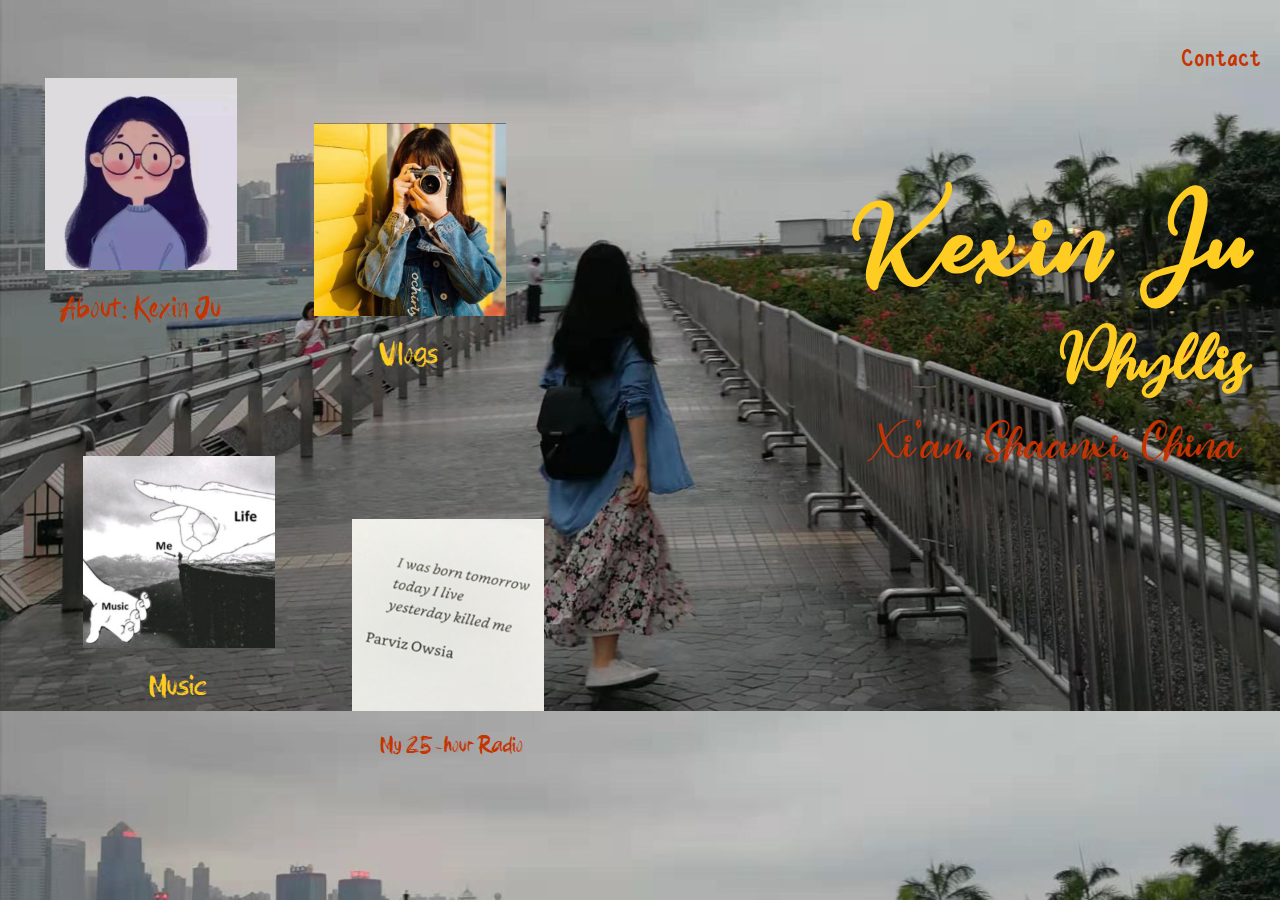
<file: index.html>
<!DOCTYPE html>
<html>
<header>
	<title>Kexin (Phyllis) Ju</title>
</header>
<link rel="stylesheet" type="text/css" href="css/Home Style.css">
</html>

<body>
	<div class="whole">
	<a href="contact.html"><span class="Home"><p>Contact</p></span></a>
	<div class="Name">
	<h1><div id="ChineseName">Kexin Ju</span><br>
		<div id="engName">Phyllis</span><br>
		<div id="location">Xi'an, Shaanxi, China</span>
	</h1>
	
	
</div>

<div id="first">
	<a href="about.html" ><img src="images/about.jpg" width=100%></a><br>
	<p><a href="about.html"><span id="firstNote">About: Kexin Ju</span></a></p>
</div>


<div id="second">
<a href="vlogs.html"><img src="images/Vlogs.jpg" width=100%></a><br>
<p><a href="vlogs.html"><span id="secondNote">Vlogs</span></a></p>
</div>

<div id="third">
<a href="music.html"><img src="images/Music.jpg" width=100%></a><br>
<p><a href="music.html"><span id="thirdNote">Music</span></a></p>
</div>

<div id="fourth">
<a href="https://www.lizhi.fm/user/12922924" target="_blank"><img src="images/Radio.jpg" width=100%></a><br>
<p><a href="https://www.lizhi.fm/user/12922924"target="_blank"><span id="fourthNote">My 25-hour Radio</span></a></p>
</div>

</div>
</body>
</file>
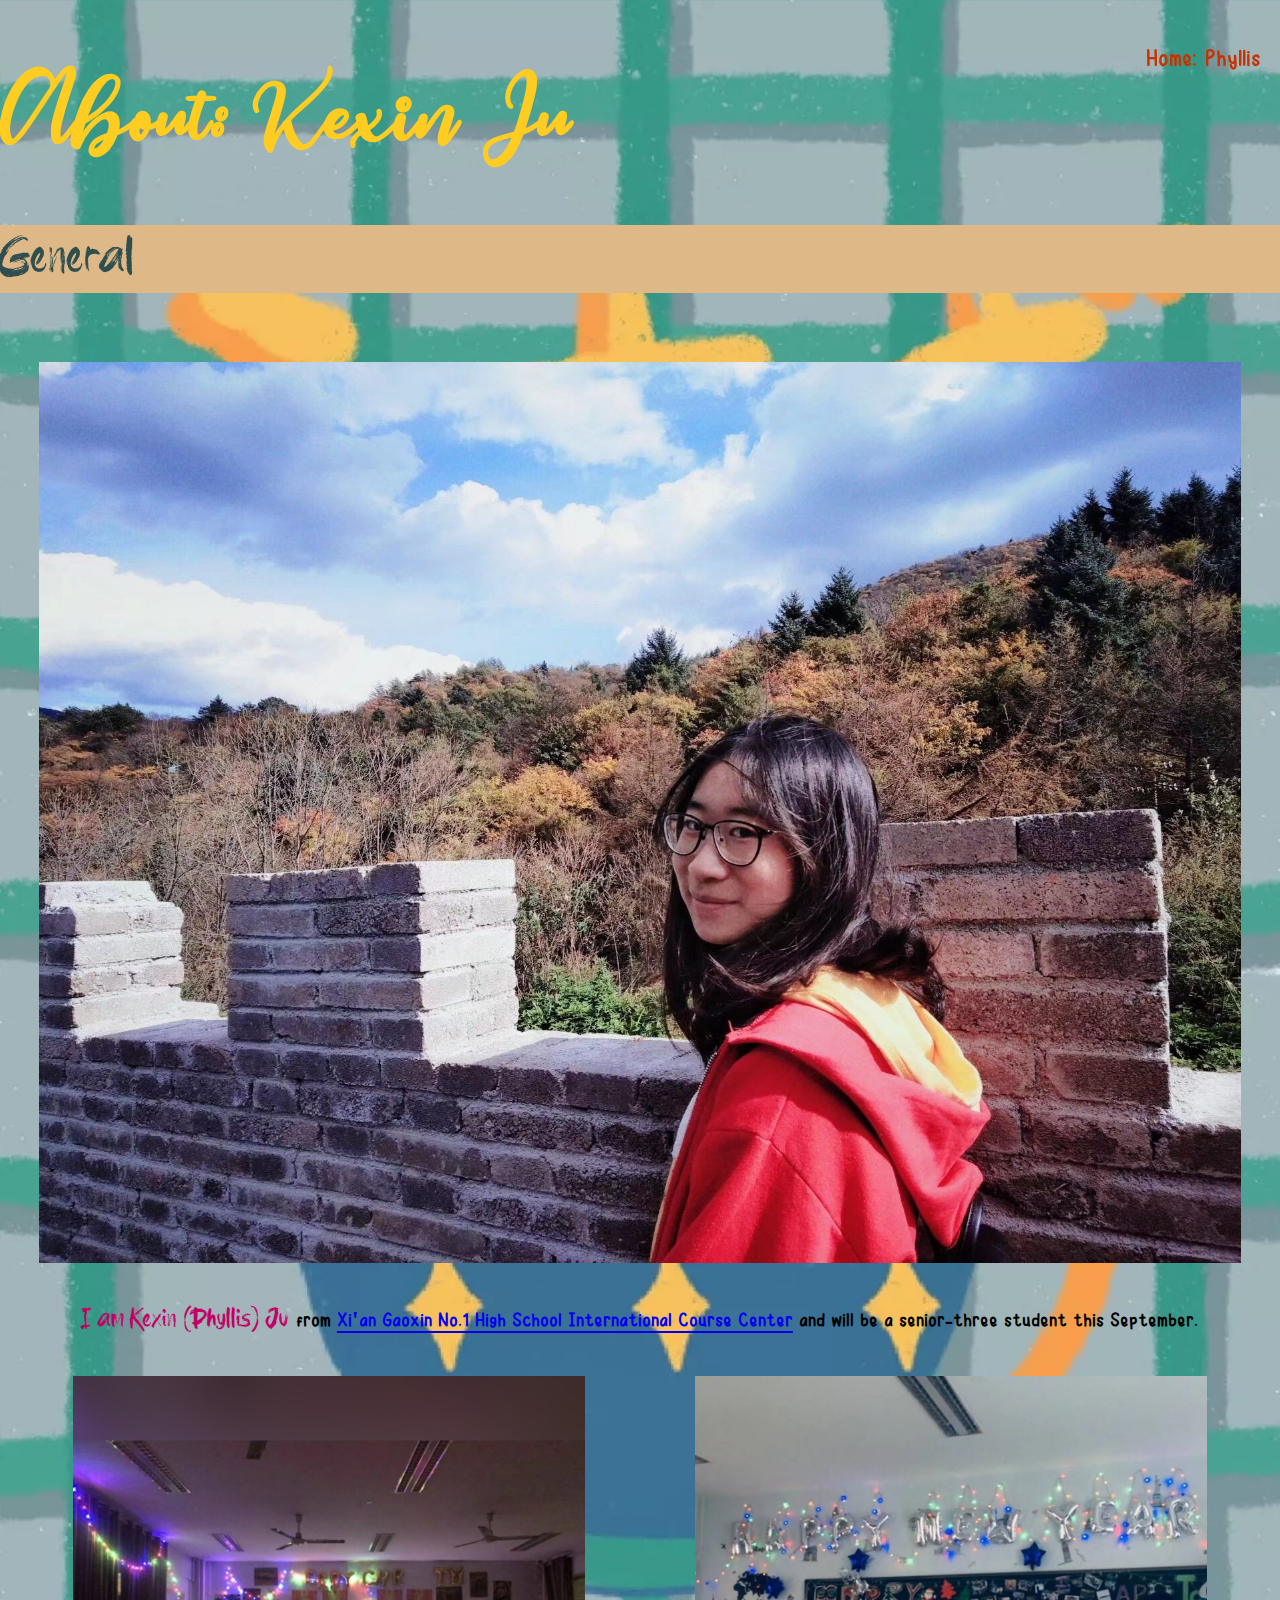
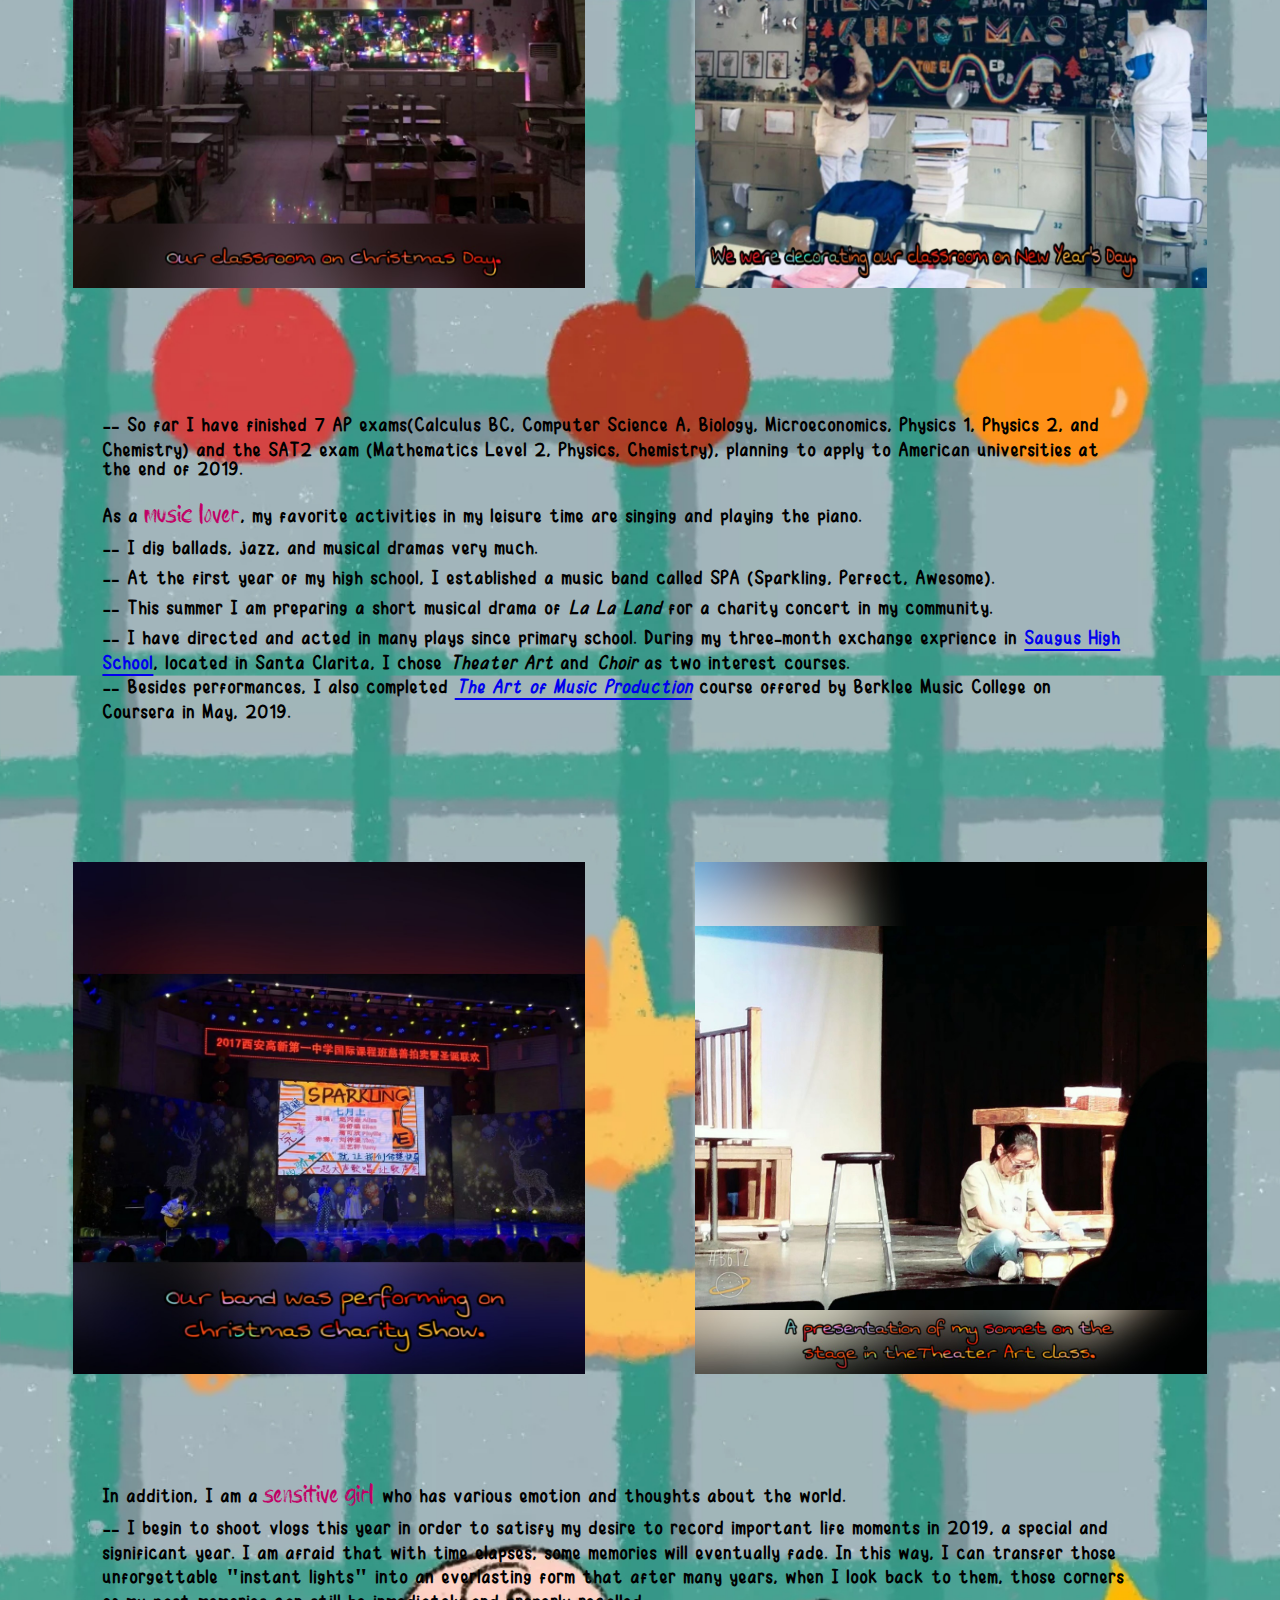
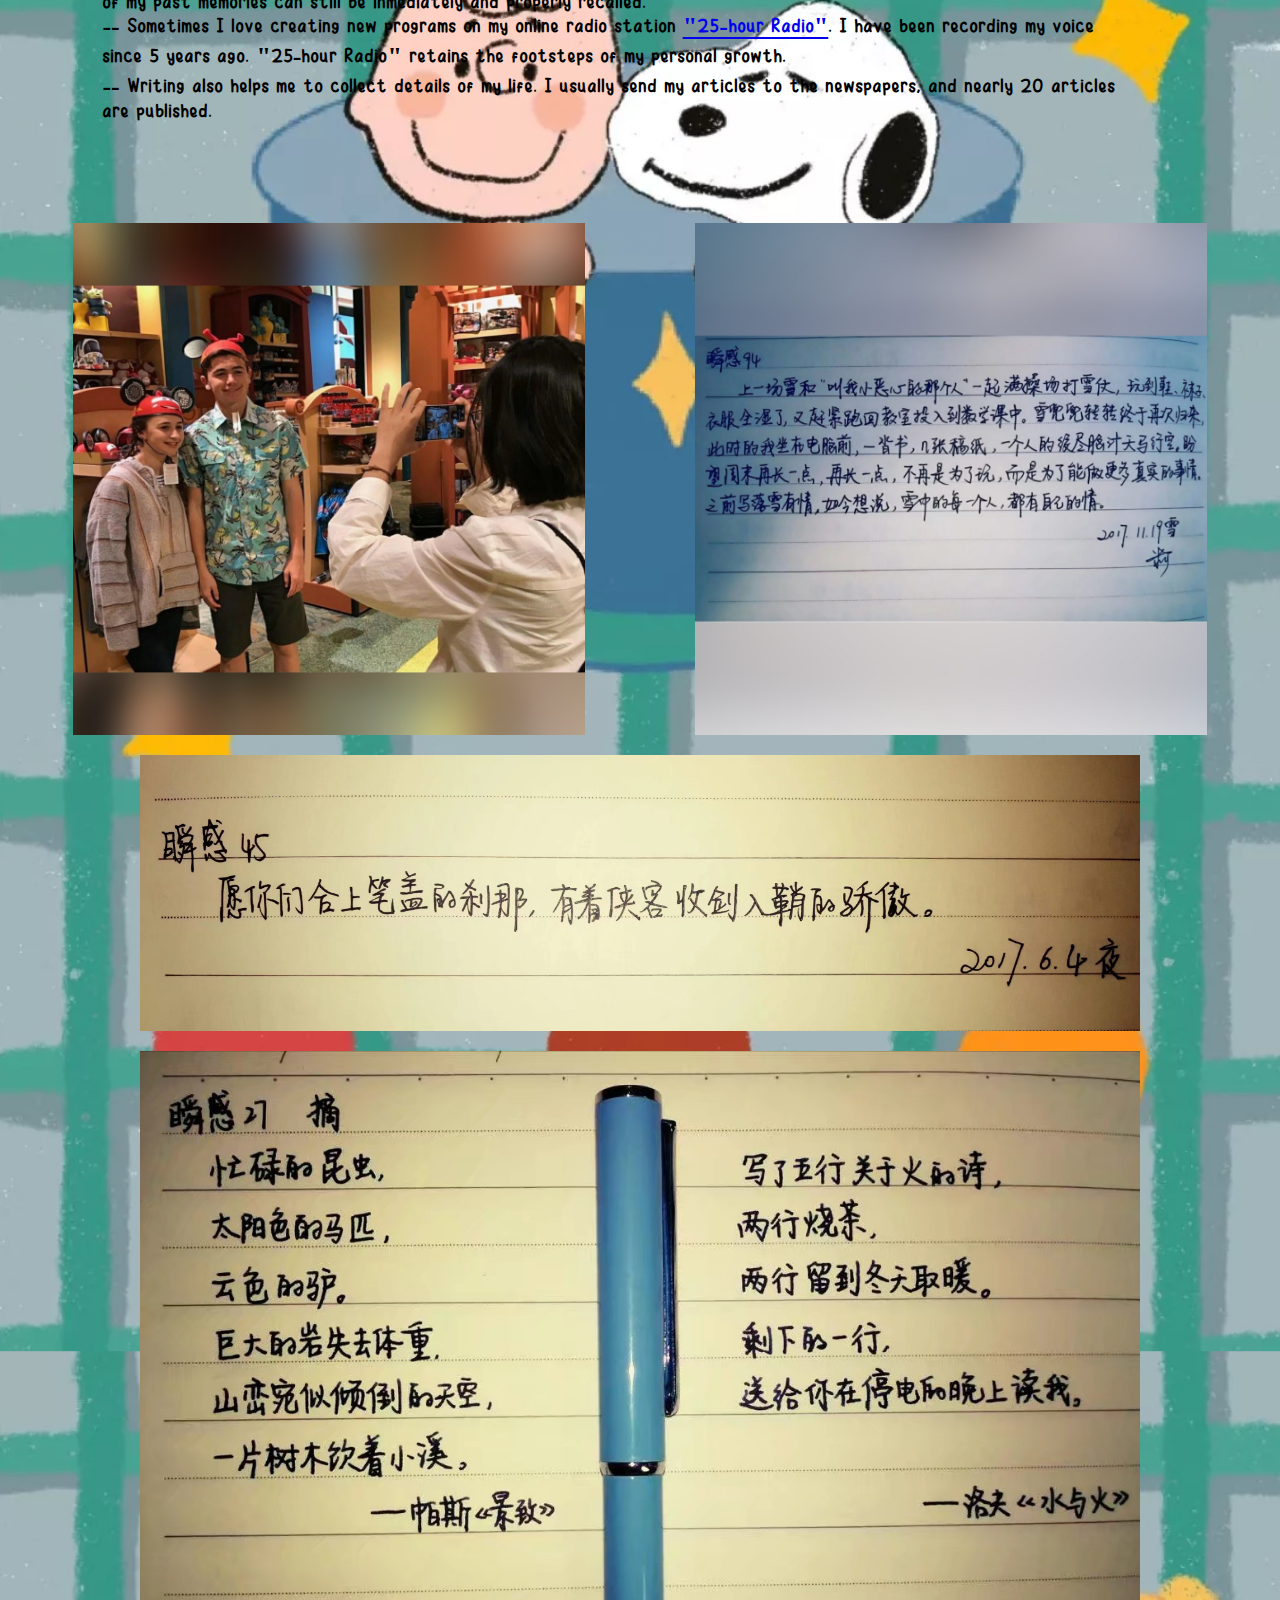
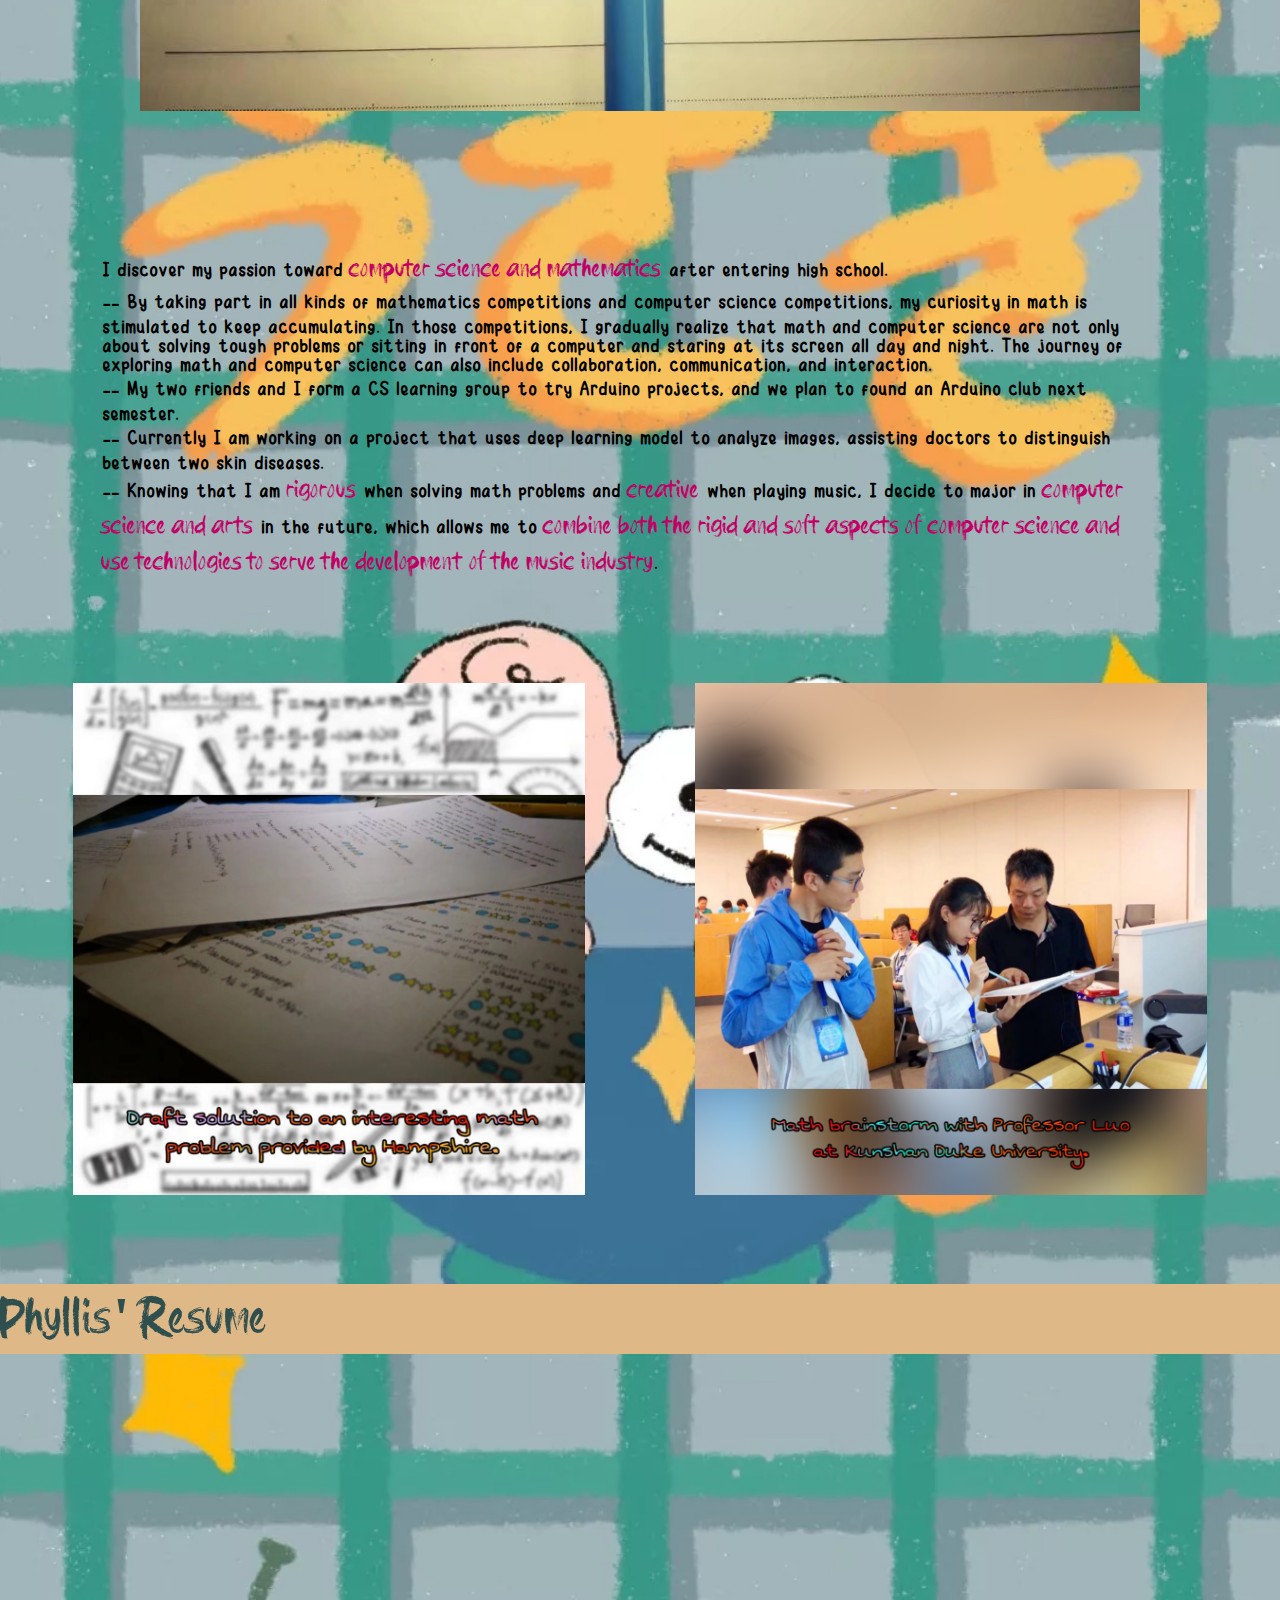
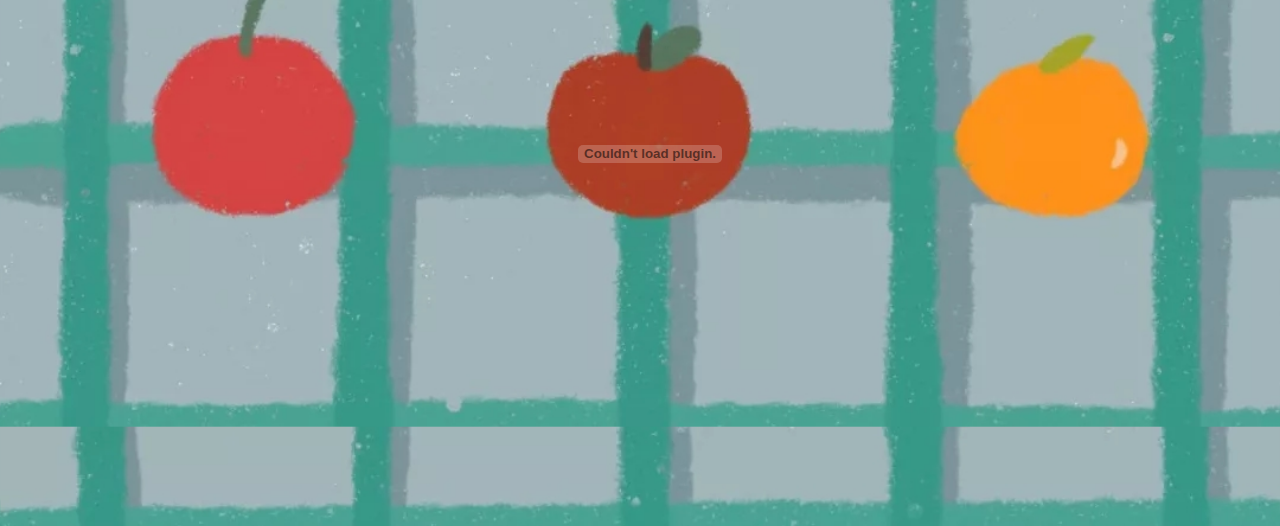
<file: about.html>
<!DOCTYPE html>
<html>
<header>
	<title>
		About
	</title>
	<link rel="stylesheet" type="text/css" href="css/about style.css">
</header>

<body>
	<div class="whole">
	
	<h1>About: Kexin Ju <a href="index.html"><div id="Home"><p>Home: Phyllis</p></div></a></h1>
	
	<h2> General</h2>
	
	<p>
		<div class="class2">
		<br>
		<div id="portrait">
		<img src='images/Phyllis.jpg' width='1202 px' >
	</div>
		<br><br> 	
		<div id="firstSentence"><span class="class1">I am Kexin (Phyllis) Ju</span> from <a href='http://www.gaoxinhighschool.com/index.php?m=Home&c=Article&a=lists&category=14'target="_blank">Xi'an Gaoxin No.1 High School International Course Center</a> and will be a senior-three student this September.</div><br><br>
		<div id="classroom">
			<img class="classImg" src='images/classroom.jpg'width='500px'>      
			<img class="classImg" src='images/Classroom2.jpeg'width='500px'><br><br> 
		</div>
		<div class="paragraph">
		-- So far I have finished 7 AP exams(Calculus BC, Computer Science A, Biology, Microeconomics, Physics 1, Physics 2, and Chemistry) and the SAT2 exam (Mathematics Level 2, Physics, Chemistry), planning to apply to American universities at the end of 2019.<br><br>
		
		As a <span class="class1">music lover</span>, my favorite activities in my leisure time are singing and playing the piano. <br>-- I dig ballads, jazz, and musical dramas very much. <br>-- At the first year of my high school, I established a music band called SPA (Sparkling, Perfect, Awesome). <br>-- This summer I am preparing a short musical drama of <i>La La Land</i> for a charity concert in my community. <br>-- I have directed and acted in many plays since primary school. During my three-month exchange exprience in <a href='https://www.sauguscenturions.com/'target="_blank">Saugus High School</a>, located in Santa Clarita, I chose <i>Theater Art</i> and <i>Choir</i> as two interest courses. <br>-- Besides performances, I also completed <a href="https://www.coursera.org/learn/producing-music"target="_blank"><i>The Art of Music Production</i></a> course offered by Berklee Music College on Coursera in May, 2019.</div><br><br>
		
		<div id="music">
		<img class="classImg" src='images/SPA.jpg'width='500px'>
		<img class="classImg" src='images/theater.jpeg'width='500px'>
	    </div>
		
		<div class="paragraph">
		In addition, I am a <span class="class1">sensitive girl</span> who has various emotion and thoughts about the world. <br>-- I begin to shoot vlogs this year in order to satisfy my desire to record important life moments in 2019, a special and significant year. I am afraid that with time elapses, some memories will eventually fade. In this way, I can transfer those unforgettable "instant lights" into an everlasting form that after many years, when I look back to them, those corners of my past memories can still be inmediately and properly recalled. <br>-- Sometimes I love creating new programs on my online radio station <a href="https://www.lizhi.fm/user/12922924"target="_blank">"25-hour Radio"</a>. I have been recording my voice since 5 years ago. "25-hour Radio" retains the footsteps of my personal growth. <br>-- Writing also helps me to collect details of my life. I usually send my articles to the newspapers, and nearly 20 articles are published.</div>
		
		<div id="record">
		<img class="classImg" src='images/Shooting.jpg'width='500px'>
		<img class="classImg" src='images/articles2.jpeg'width='500px'><br><br>
	    </div>
		<div class="articles">
		<img src='images/articles.jpeg'width='1000px' ></div><br>
		<div class="articles">
		<img src='images/articles3.jpeg'width='1000px'></div><br><br>
		<div class="paragraph">
		I discover my passion toward <span class="class1">computer science and mathematics</span> after entering high school. <br>-- By taking part in all kinds of mathematics competitions and computer science competitions, my curiosity in math is stimulated to keep accumulating. In those competitions, I gradually realize that math and computer science are not only about solving tough problems or sitting in front of a computer and staring at its screen all day and night. The journey of exploring math and computer science can also include collaboration, communication, and interaction. <br>-- My two friends and I form a CS learning group to try Arduino projects, and we plan to found an Arduino club next semester. <br>-- Currently I am working on a project that uses deep learning model to analyze images, assisting doctors to distinguish between two skin diseases. <br>-- Knowing that I am <span class="class1">rigorous</span> when solving math problems and <span class="class1">creative</span> when playing music, I decide to major in <span class="class1">computer science and arts</span> in the future, which allows me to <span class="class1">combine both the rigid and soft aspects of computer science and use technologies to serve the development of the music industry</span>.</div>
		<div id="math">
		<img class="classImg" src='images/math.jpeg'width='500px'>
		<img class="classImg" src='images/mathCompetition.jpeg'width='500px'><br><br><br>
	    </div>
	</div>
	</p>
	
	<h2> Phyllis' Resume</h2>
	
	<p>
		<div id="pdf">
		<object type="application/pdf"data="pdf/Phyllis' Final Resume.pdf"
		id="review" style="width:1300px; height:700px">
	    </object>
	    <br><br>
	</div>

    </p>
</div>

</body>
</html>
</file>
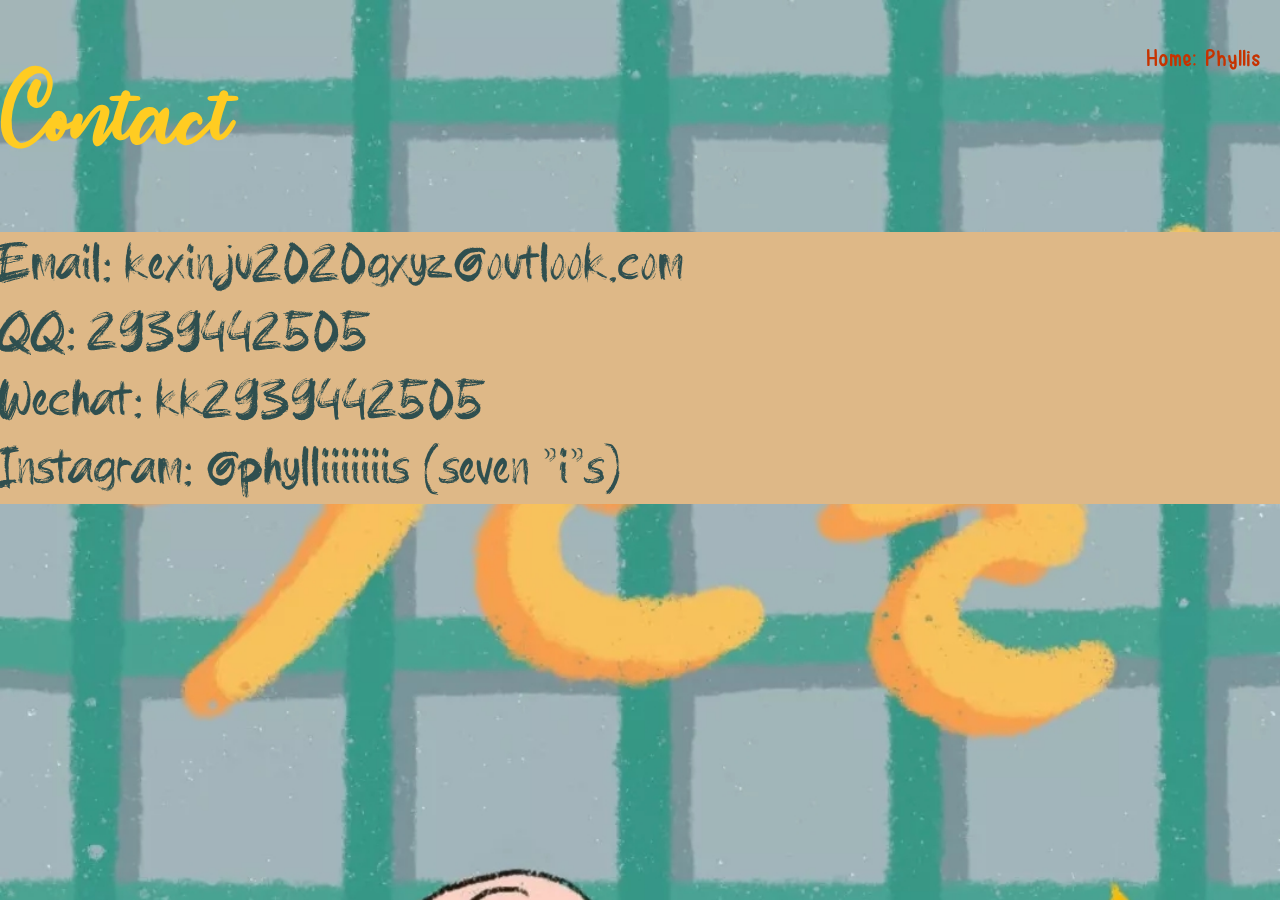
<file: contact.html>
<!DOCTYPE html>
<html>
<header>
	<title>
		Contact Me
	</title>
	<link rel="stylesheet" type="text/css" href="css/about style.css">
</header>

<body>
	<div class="whole">
	<h1>Contact</h1>
	<a href="index.html"><span id="Home"><p>Home: Phyllis</p></span></a>

	<p id="contact">
		Email: kexinju2020gxyz@outlook.com<br>
		QQ: 2939442505<br>
		Wechat: kk2939442505<br>
		Instagram: @phylliiiiiiis (seven "i"s)
	</p>
</div>
</body>
</file>
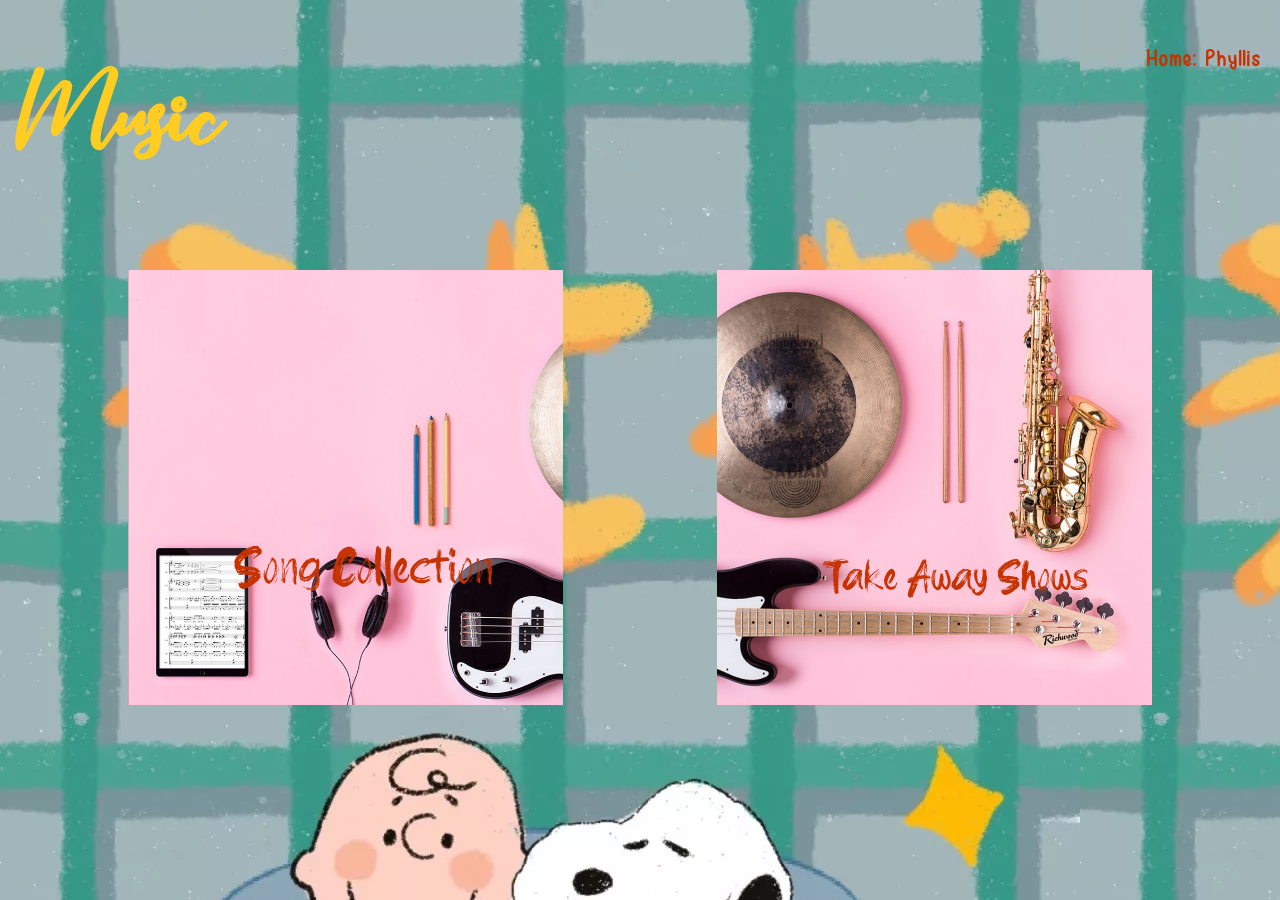
<file: music.html>
<!DOCTYPE html>
<header>
	<title>Music Projects</title>
	<link rel="stylesheet" type="text/css" href="css/content style.css">
</header>
<h1>Music</h1>
<div class="whole">
<a href="index.html"><span class="Home"><p>Home: Phyllis</p></span></a>
<body>

	<div id="Songs">
	<a href="songs.html"><img src="images/Songs.jpg" width=100%></a>
	<a href="songs.html"><span id="SongsNote"><p>Song Collection</p></span></a>
</div>

<div id="TakeAway">
	<a href="takeAway.html"><img src="images/TakeAway.jpg" width=100%></a>
	<a href="takeAway.html"><span id="TakeNote"><p>Take Away Shows</p></span></a>
</div>


</body>
<div>
</file>
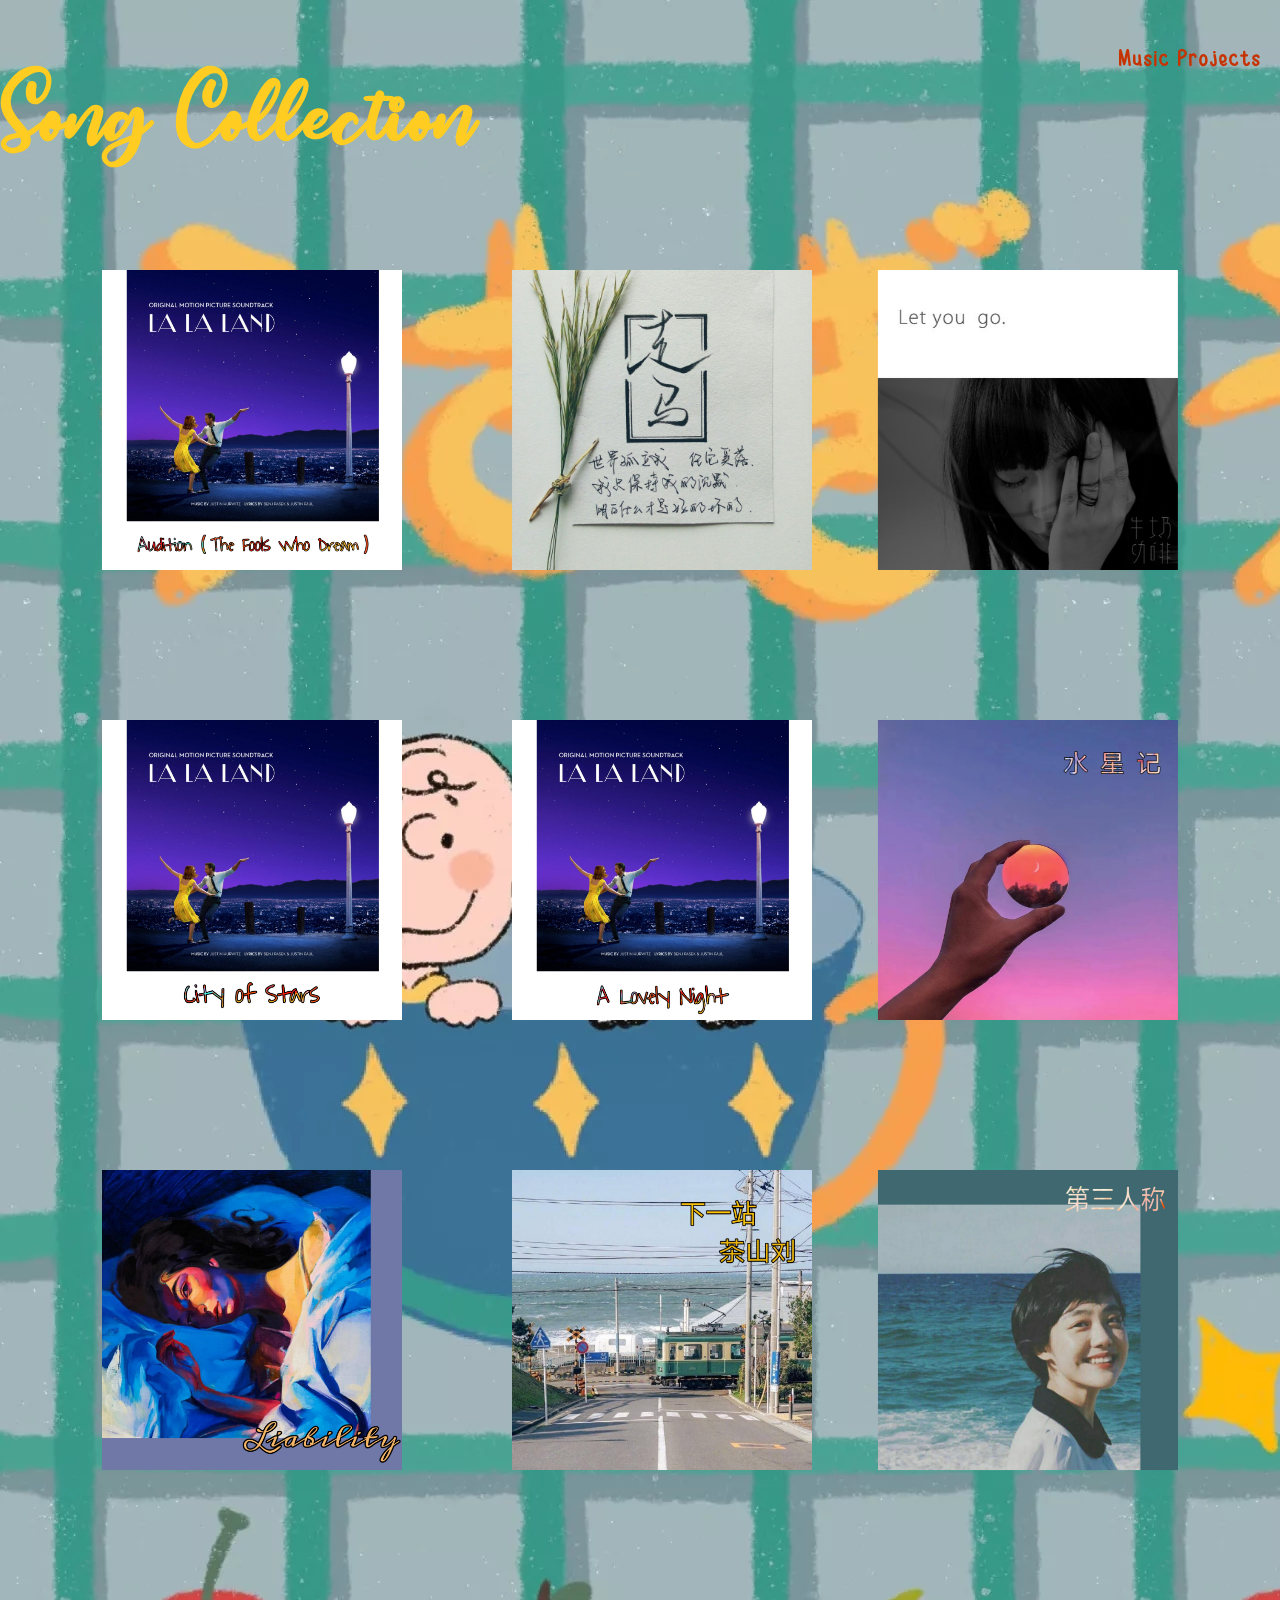
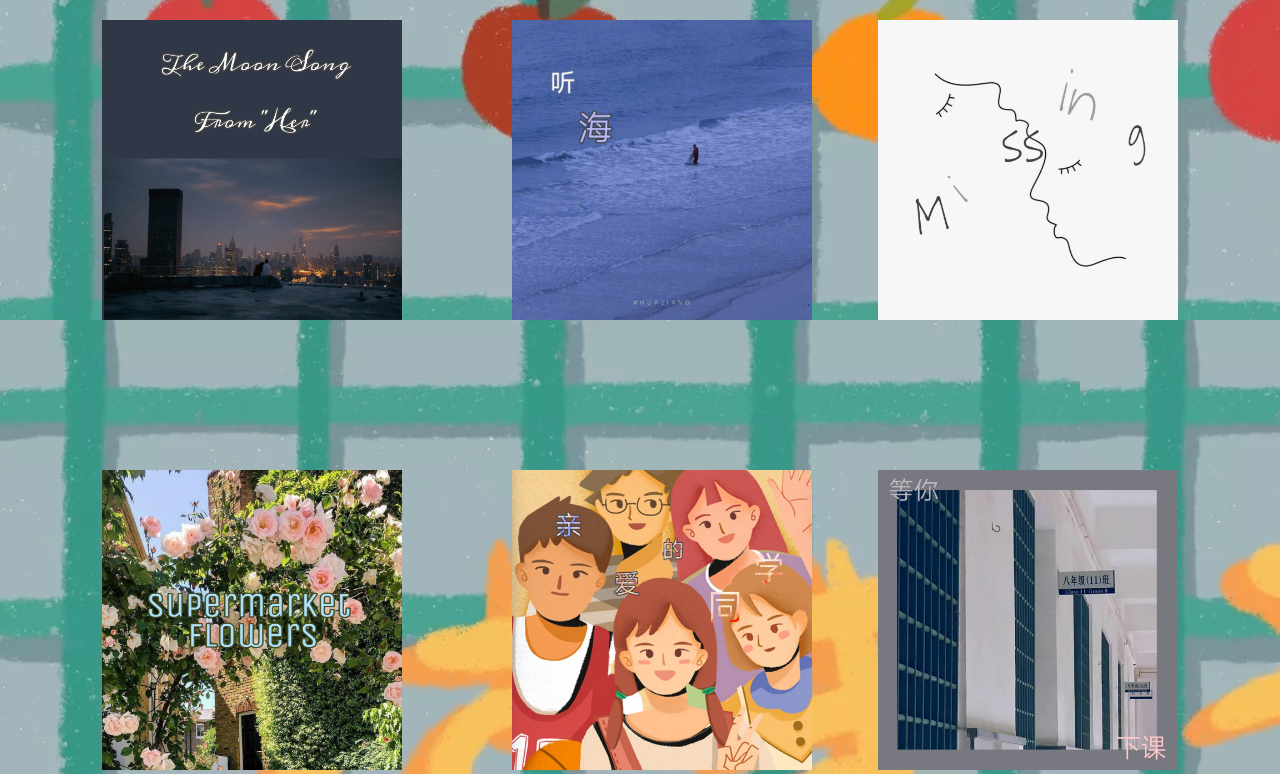
<file: songs.html>
<!DOCTYPE html>
<html>
<header>
	<title>
		Song Collection
	</title>
	<link rel="stylesheet" type="text/css" href="css/content style.css">
</header>
<body>
	<div class="whole">
	<h1>Song Collection </h1>
	<a href='music.html'><span class="Home"><p>Music Projects</p></span></a>
	
<div id="S1">
	<a href="https://kg3.qq.com/node/play?s=7ZLETj7Zu7fMD73w&shareuid=60989a8223283183&topsource=a0_pn201001006_z11_u25776568_l0_t1564038899__" target="_blank"><img src="images/S1.jpg" width="300px"></a>
</div>
<div id="S2">
	<a href="https://kg3.qq.com/node/play?s=YfmrnIYfBRy4sYCM&shareuid=60989a8223283183&topsource=a0_pn201001006_z11_u25776568_l0_t1564038989__" target="_blank"><img src="images/S2.jpg" width="300px"></a>
</div>

<div id="S3">
	<a href="https://kg3.qq.com/node/play?s=Mdrm5XMdtun68M0J&shareuid=60989a8223283183&topsource=a0_pn201001006_z11_u25776568_l0_t1564039041__" target="_blank"><img src="images/S3.jpg" width="300px"></a>
</div>

<div id="S4">
	<a href="https://kg3.qq.com/node/play?s=qtXIOrqtHQn3dqGR&shareuid=60989a8223283183&topsource=a0_pn201001006_z11_u25776568_l0_t1564039415__" target="_blank"><img src="images/S4.jpg" width="300px"></a>
</div>

<div id="S5">
	<a href="https://kg3.qq.com/node/play?s=ESw7GUESKRGMlEOn&shareuid=60989a8223283183&topsource=a0_pn201001006_z11_u25776568_l0_t1564045337__"target="_blank"><img src="images/S5.jpg" width="300px"></a>
</div>

<div id="S6">
	<a href="https://kg3.qq.com/node/play?s=0BIXJm0BNL-8l0L6&shareuid=60989a8223283183&topsource=a0_pn201001006_z11_u25776568_l0_t1564045381__"target="_blank"><img src="images/S6.jpg" width="300px"></a>
</div>

<div id="S7">
	<a href="https://kg3.qq.com/node/play?s=Z79S3WZ7uaKHdZHU&shareuid=60989a8223283183&topsource=a0_pn201001006_z11_u25776568_l0_t1564065495__"target="_blank"><img src="images/S7.jpg" width="300px"></a>
</div>

<div id="S8">
	<a href="https://kg3.qq.com/node/play?s=WjFpPZWjvrW25WjD&shareuid=60989a8223283183&topsource=a0_pn201001006_z11_u25776568_l0_t1564065885__"target="_blank"><img src="images/S8.jpg" width="300px"></a>
</div>

<div id="S9">
	<a href="https://kg3.qq.com/node/play?s=a8_iUGa8wnisCaBK&shareuid=60989a8223283183&topsource=a0_pn201001006_z11_u25776568_l0_t1564066017__"target="_blank"><img src="images/S9.jpg" width="300px"></a>
</div>

<div id="S10">
	<a href="https://kg3.qq.com/node/play?s=B0-y6AB0NX5hmB8d&shareuid=60989a8223283183&topsource=a0_pn201001006_z11_u25776568_l0_t1564067027__"target="_blank"><img src="images/S10.jpg" width="300px">
	</a>
</div>

<div id="S11">
	<a href="https://kg3.qq.com/node/play?s=ox61-NoxQfOnho71&shareuid=60989a8223283183&topsource=a0_pn201001006_z11_u25776568_l0_t1564067483__"target="_blank"><img src="images/S11.jpg" width="300px"></a>
</div>

<div id="S12">
	<a href="https://kg3.qq.com/node/play?s=-IBtof-Imr9YA-eu&shareuid=60989a8223283183&topsource=a0_pn201001006_z11_u25776568_l0_t1564067937__"target="_blank"><img src="images/S12.jpg" width="300px"></a>
</div>

<div id="S13">
	<a href="https://kg3.qq.com/node/play?s=ESw7GUESVJiRDEA8&shareuid=60989a8223283183&topsource=a0_pn201001006_z11_u25776568_l0_t1564105173__"target="_blank"><img src="images/S13.jpg"width="300px"></a>
</div>

<div id="S14">
	<a href="https://kg3.qq.com/node/play?s=Mdrm5XMdttFmeMZ9&shareuid=60989a8223283183&topsource=a0_pn201001006_z11_u25776568_l0_t1564105741__"target="_blank"><img src="images/S14.jpg"width="300px"></a>
</div>

<div id="S15">
	<a href="https://kg3.qq.com/node/play?s=GzcTEaGzK_igMG1z&shareuid=60989a8223283183&topsource=a0_pn201001006_z11_u25776568_l0_t1564106112__"target="_blank"><img src="images/S15.jpg"width="300px"></a>
</div>



</div>
</body>
</file>
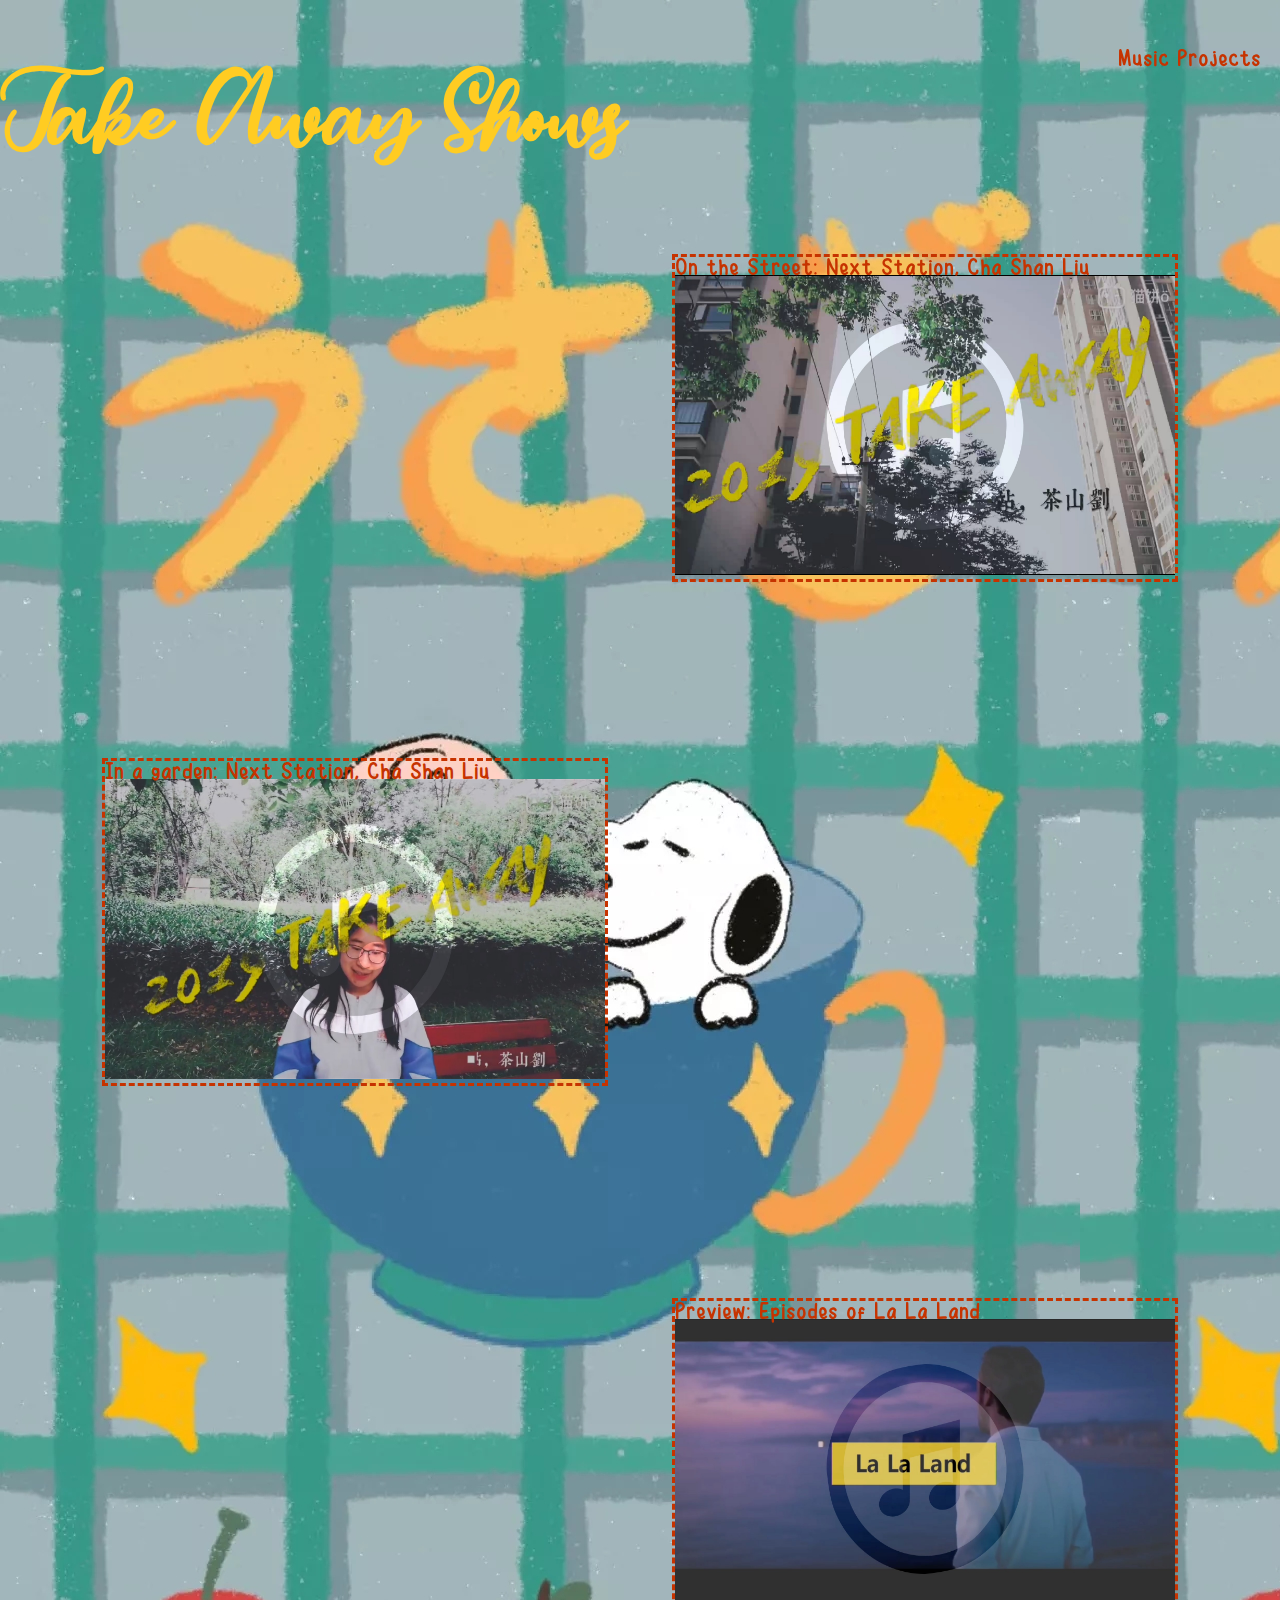
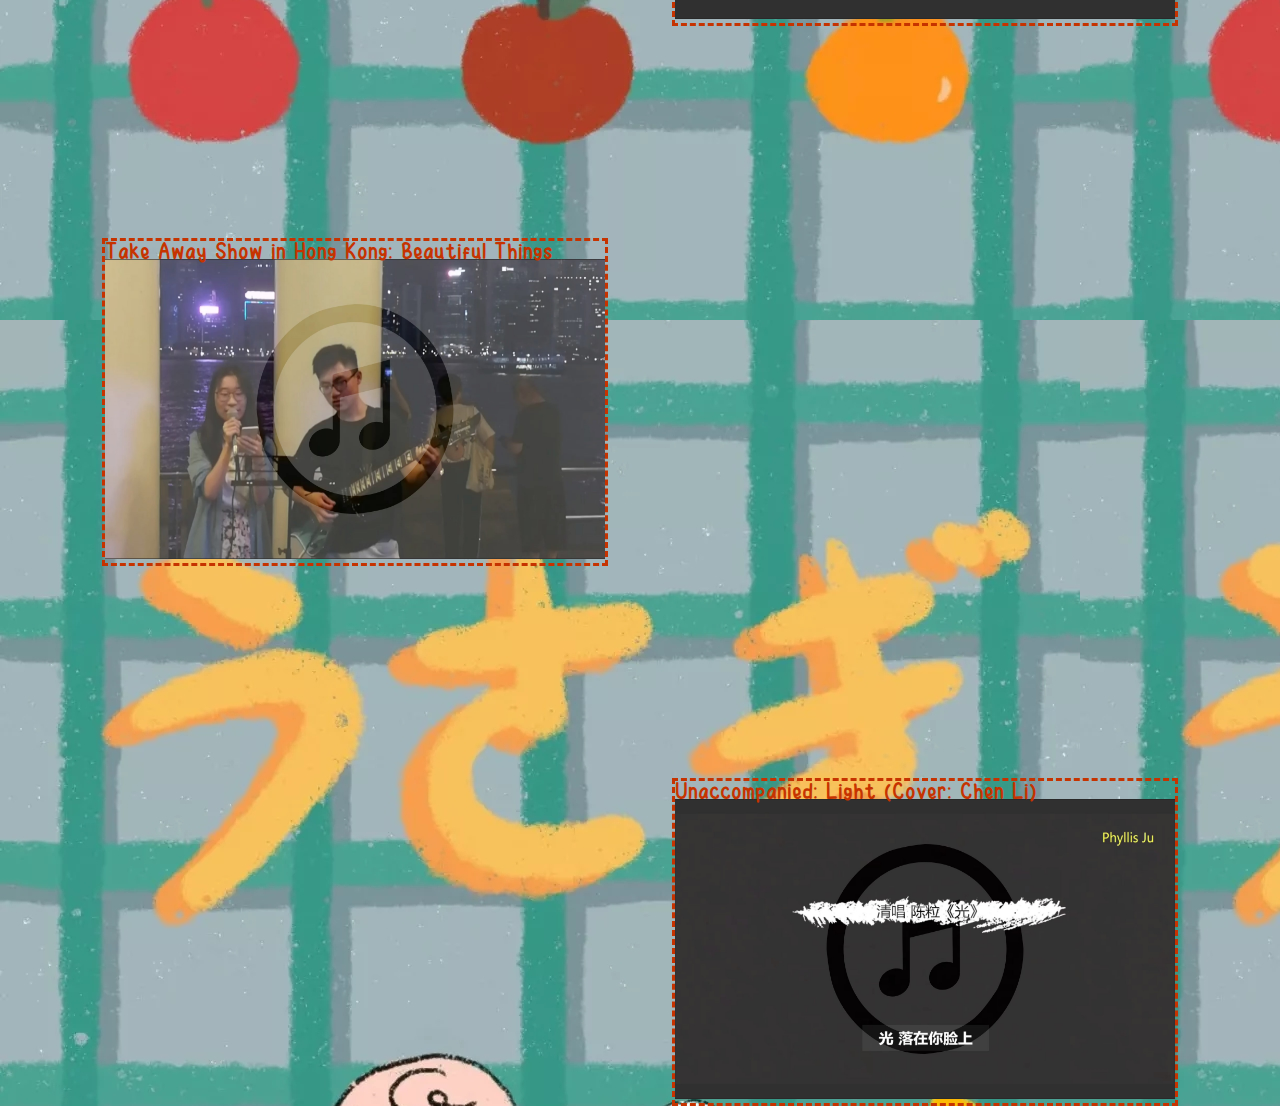
<file: takeAway.html>
<!DOCTYPE html>
<html>
<header>
	<title>
		Take Away Shows
	</title>
	<link rel="stylesheet" type="text/css" href="css/content style.css">
</header>

<body>
	<div class="whole">
	<h1>Take Away Shows <a href="music.html"><span class="Home"><p>Music Projects</p></span></a></h1>

	<div class="Vlog1">
		<span class="rightNote">On the Street: Next Station, Cha Shan Liu</span><br>
		<a href="https://m.weibo.cn/5615330175/4398330744366965"target="_blank"><img src="images/11.jpg" width="500" height="300"></a>
	</div>

	<div class="Vlog2">
		<span class="rightNote">In a garden: Next Station, Cha Shan Liu</span><br>
		<a href="https://m.weibo.cn/5615330175/4398331138304204"target="_blank"><img src="images/12.jpg" width="500" height="300"></a>
	</div>

	<div class="Vlog3">
		<span class="rightNote">Preview: Episodes of La La Land</span><br>
		<a href="https://m.weibo.cn/5615330175/4398331276778163"target="_blank"><img src="images/13.jpg" width="500" height="300"></a>
	</div>
	<div class="Vlog4">
		<span class="rightNote">Take Away Show in Hong Kong: Beautiful Things</span><br>
		<a href="https://m.weibo.cn/5615330175/4398331810071677"target="_blank"><img src="images/14.jpg" width="500" height="300"></a>
	</div>

	
    <div class="Vlog5">
    	<span class="rightNote">Unaccompanied: Light (Cover: Chen Li)</span><br>
    	<a href="https://m.weibo.cn/5615330175/4398331872840717"target="_blank"><img src="images/15.jpg" width="500" height="300"></a>	
	</div>


</div>


</body>
</file>
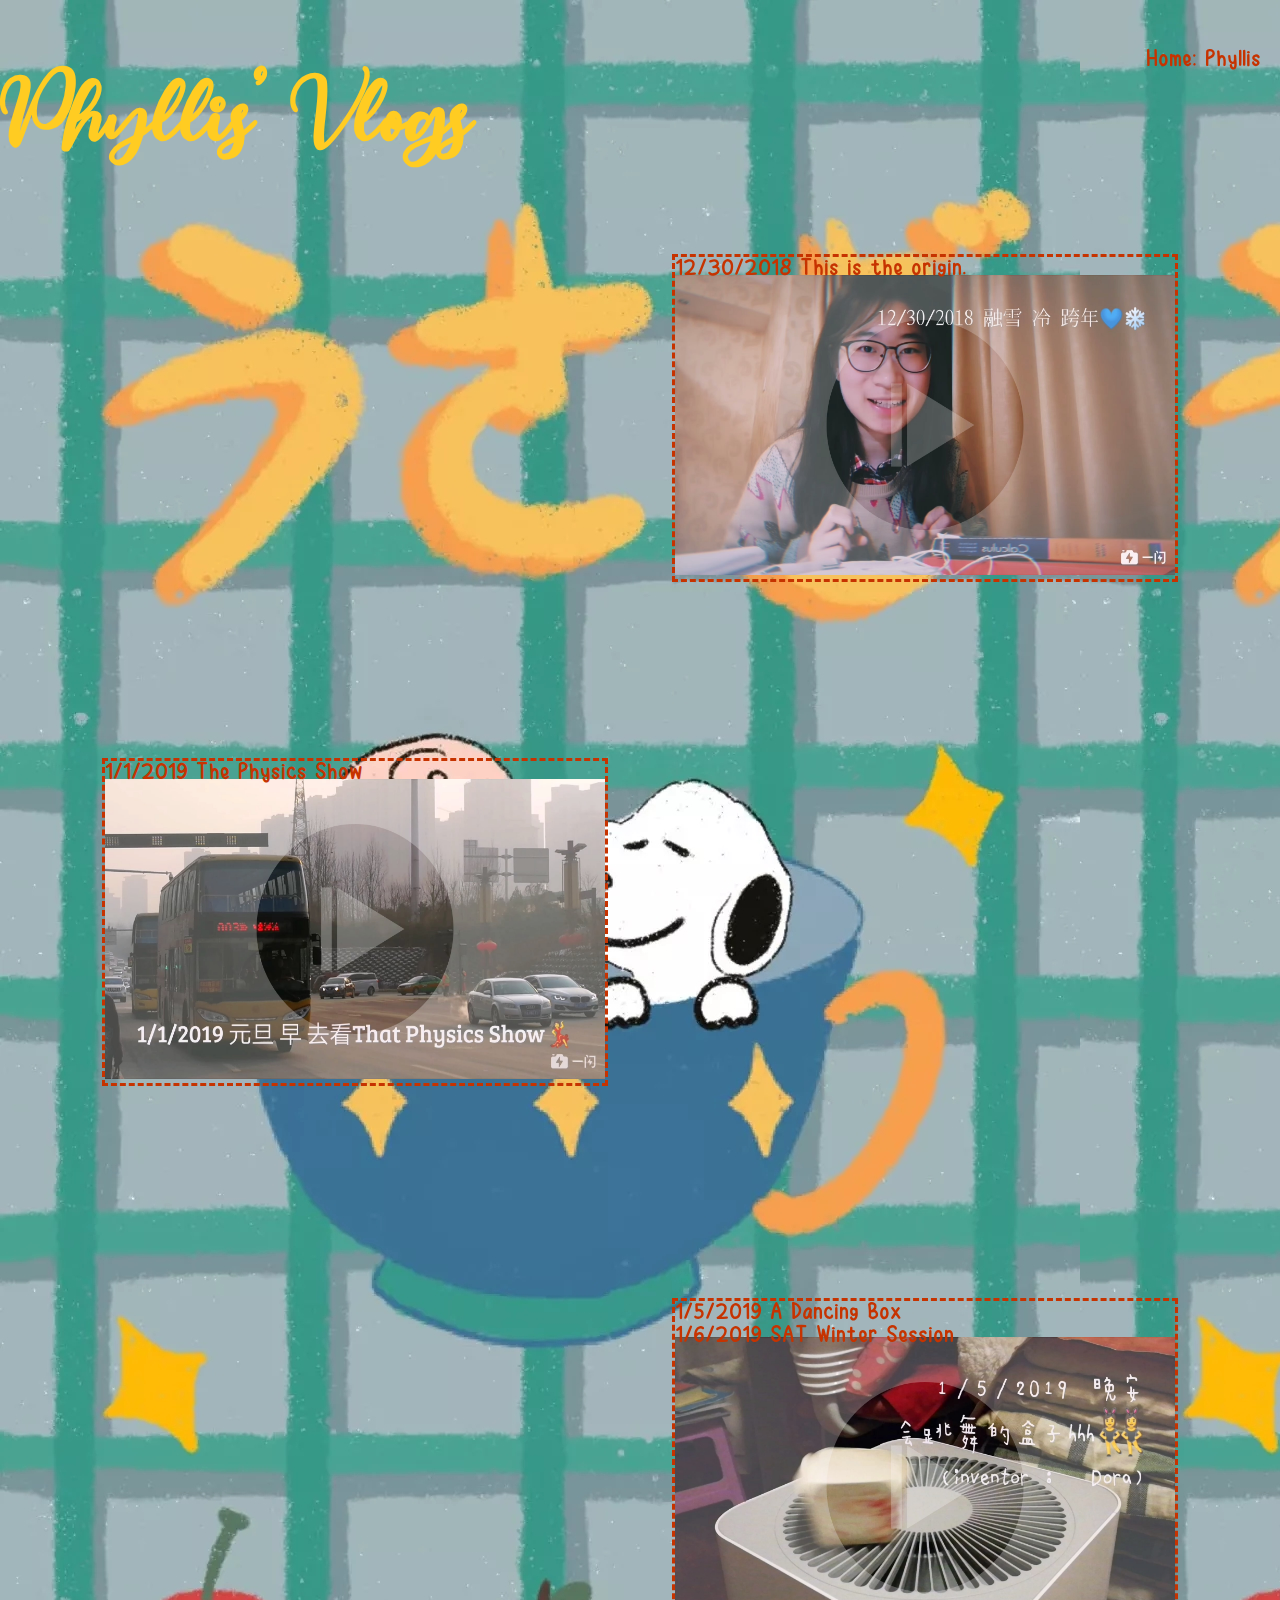
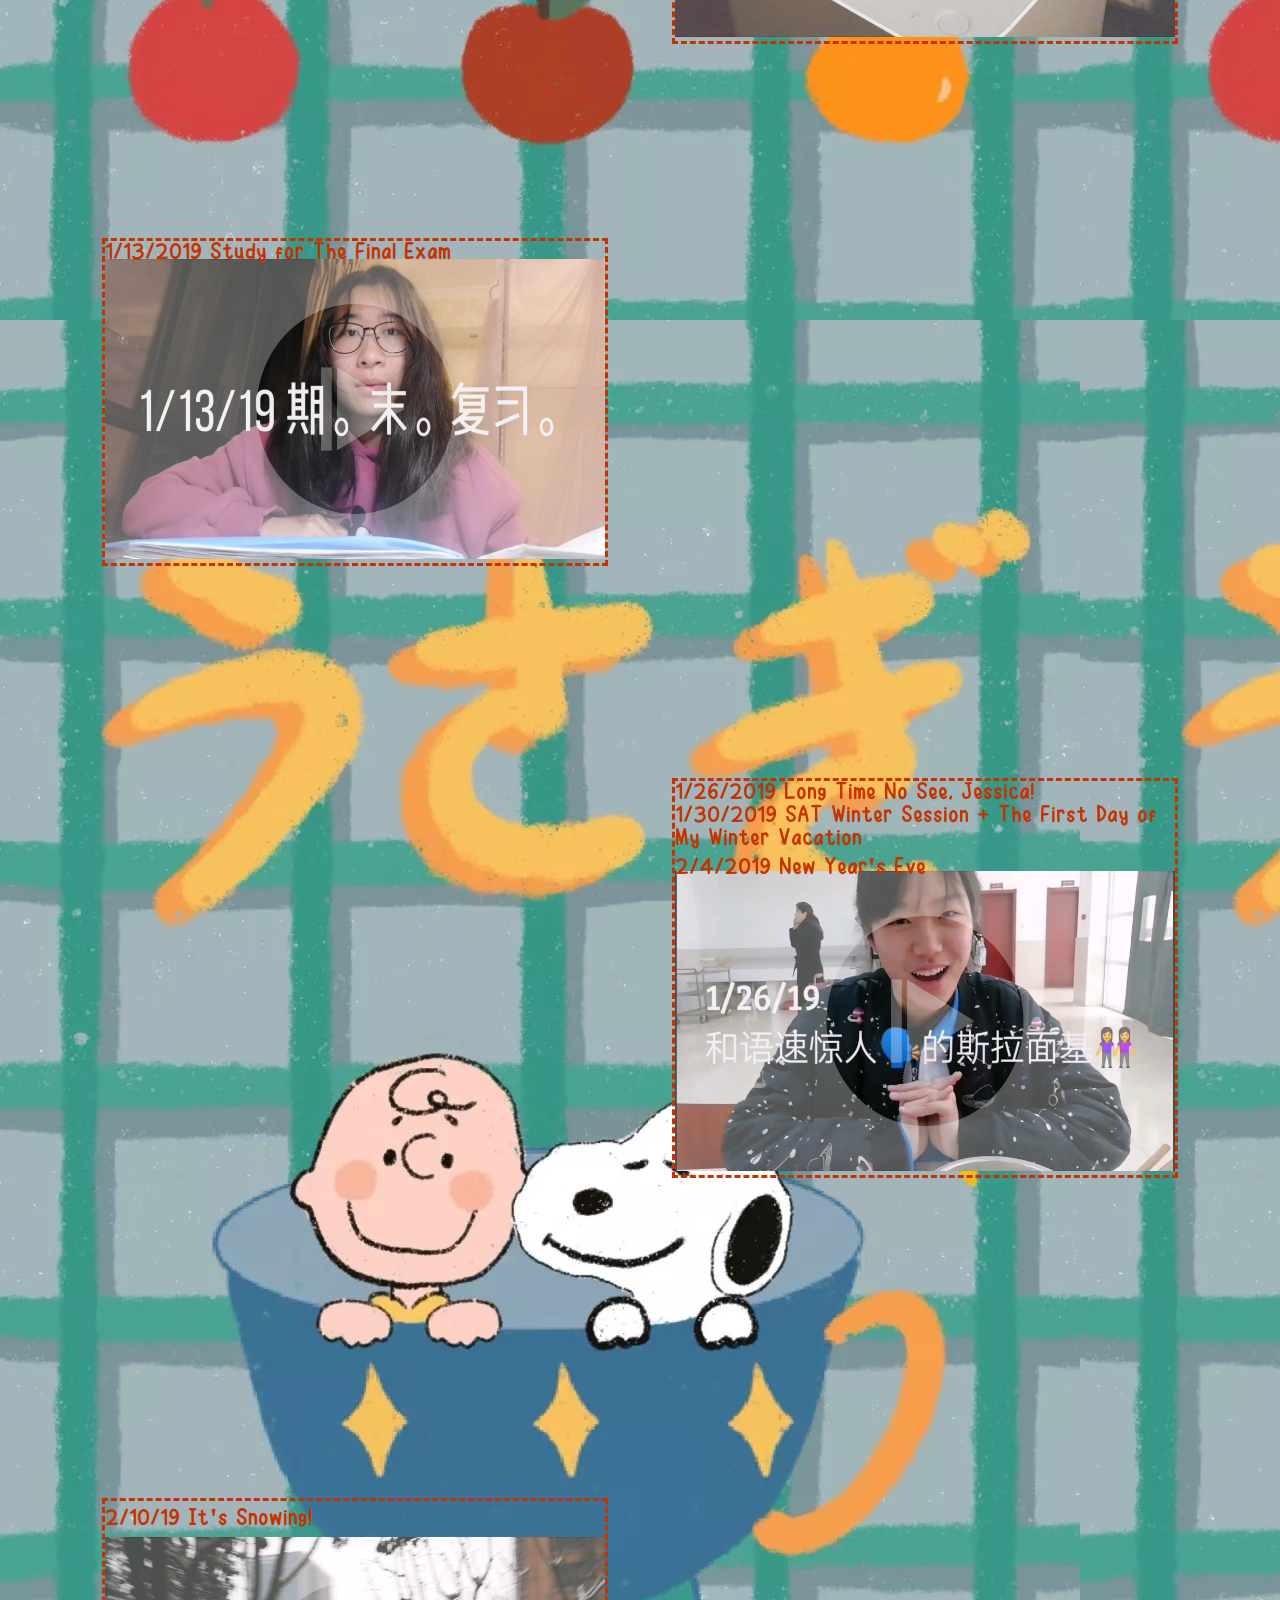
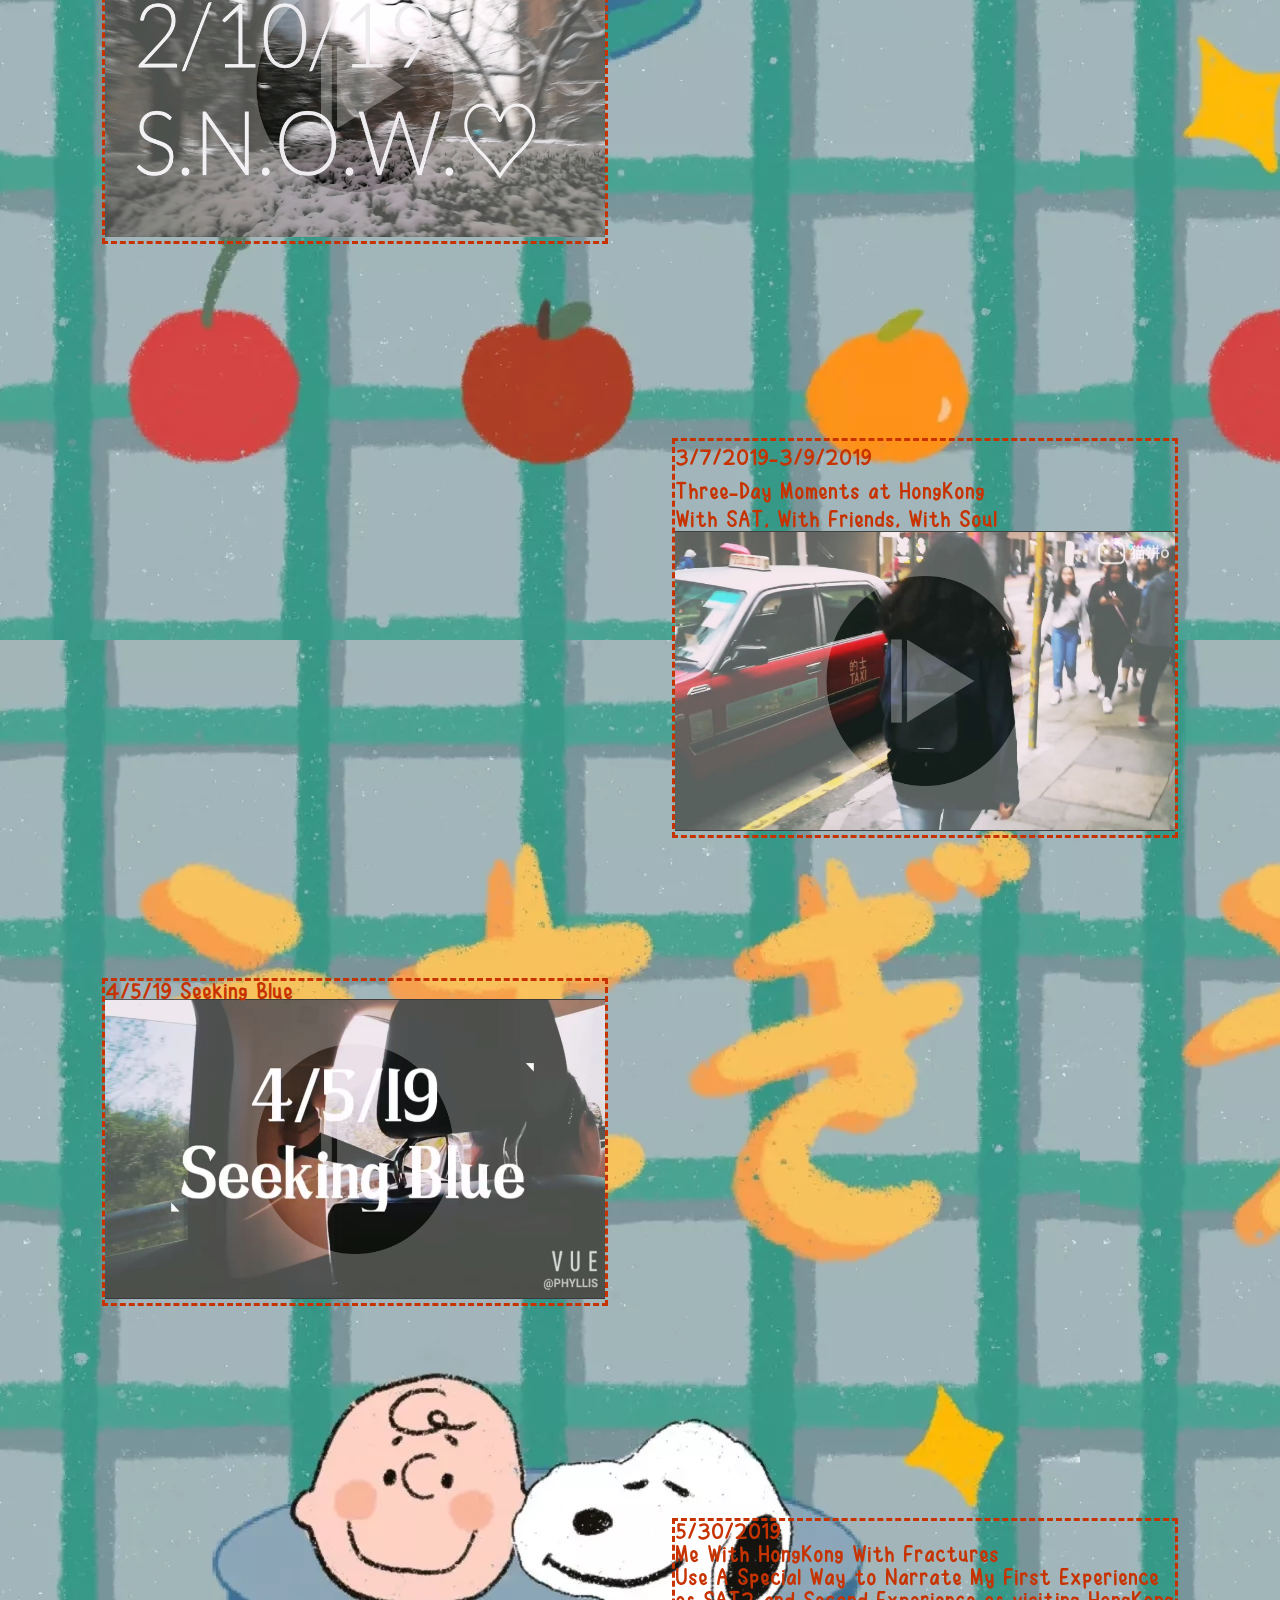
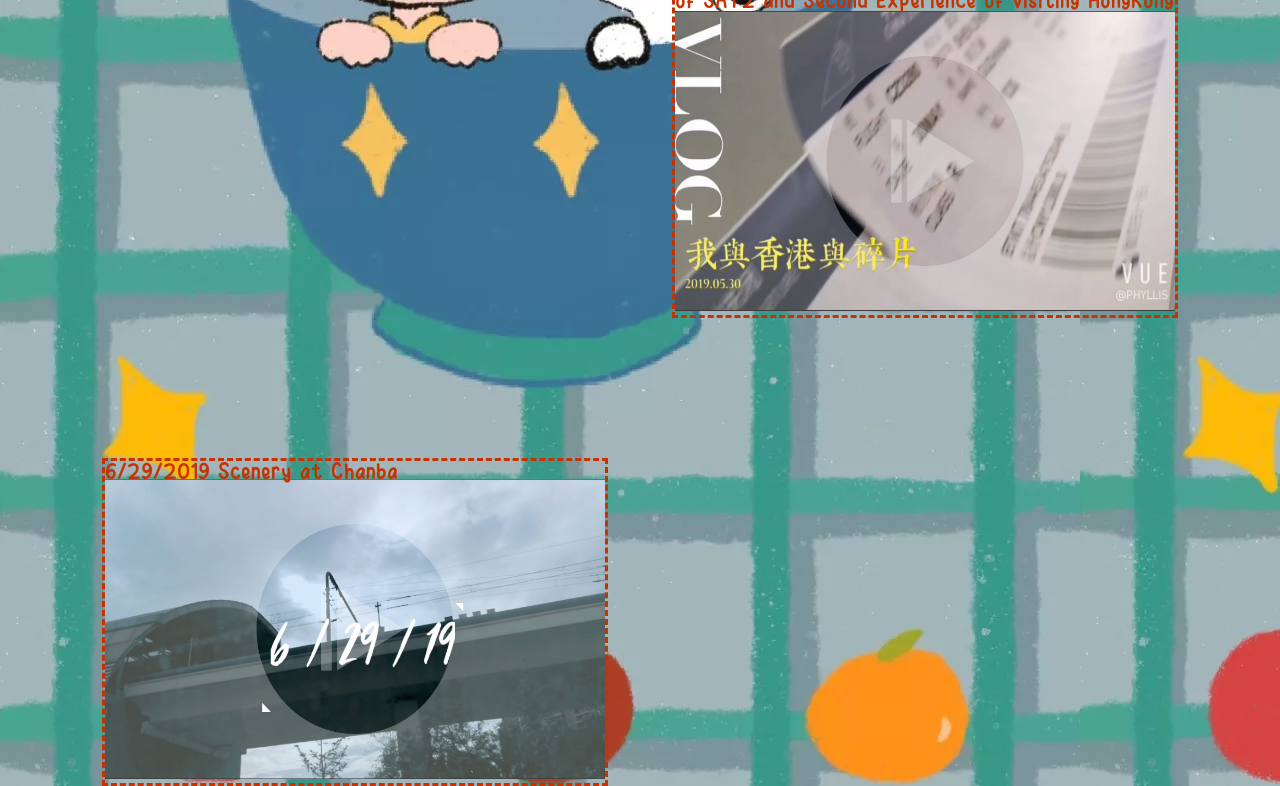
<file: vlogs.html>
<!DOCTYPE html>

<header>
	<title>Vlogs</title>
	<link rel="stylesheet" type="text/css" href="css/content style.css">
</header>

<body>
	<div class="whole">
	<h1>Phyllis' Vlogs <a href="index.html"><span class="Home"><p>Home: Phyllis</p></span></a></h1>
		<div class="Vlog1">
			<span class="rightNote">12/30/2018 This is the origin.</span><br>
			<a href="https://m.weibo.cn/5615330175/4398321823117701"target="_blank"><img src="images/1.jpg" width="500" height="300"></a>
		</div>
		<br><br><br>

        <div class="Vlog2">
		<span class="leftNote">1/1/2019 The Physics Show</span><br>
		<a href="https://m.weibo.cn/5615330175/4398323526110238"target="_blank"><img src="images/2.jpg" width="500" height="300"></a>
			
	</div>
		<br><br><br>

		<div class="Vlog3">
		<span class="rightNote">1/5/2019 A Dancing Box<br>
		1/6/2019 SAT Winter Session</span><br><br>
		<a href="https://m.weibo.cn/5615330175/4398323726845981"target="_blank"><img src="images/3.jpg" width="500" height="300"></a>
	</div>
		<br><br><br>

        <div class="Vlog4">
		<span class="leftNote">1/13/2019 Study for The Final Exam</span><br>
		<a href="https://m.weibo.cn/5615330175/4398323680866844"target="_blank"><img src="images/4.jpg" width="500" height="300"></a>
	</div>
		<br><br><br>

		<div class="Vlog5">
		<span class="rightNote">1/26/2019 Long Time No See, Jessica!<br>
		1/30/2019 SAT Winter Session + The First Day of My Winter Vacation<br>
		2/4/2019  New Year's Eve</span><br><br><br><br><br>
		<a href="https://m.weibo.cn/5615330175/4398323987292942"target="_blank"><img src="images/5.jpg" width="500" height="300"></a>

	</div>
		<br><br><br>

        <div class="Vlog6">
		<span class="leftNote">2/10/19 It's Snowing!</span><br><br>
		<a href="https://m.weibo.cn/5615330175/4339637579183955"target="_blank"><img src="images/6.jpg" width="500" height="300"></a>
	</div>
		<br><br><br>

        <div class="Vlog7">
		<span class="rightNote">3/7/2019-3/9/2019<br>
		Three-Day Moments at HongKong<br>
		With SAT, With Friends, With Soul</span><br><br><br><br><br>
		<a href="https://m.weibo.cn/5615330175/4349166526014845"target="_blank"><img src="images/7.jpg" width="500" height="300"></a>
	</div>
		<br><br><br>

        <div class="Vlog8">
		<span class="leftNote">4/5/19 Seeking Blue</span><br>
		<a href="https://m.weibo.cn/5615330175/4357843207935668"target="_blank"><img src="images/8.jpg" width="500" height="300"></a>
	</div>
		<br><br><br>

		<div class="Vlog9">
		<span class="rightNote">5/30/2019<br>
		Me With HongKong With Fractures<br>
		Use A Special Way to Narrate My First Experience of SAT2 and Second Experience of visiting HongKong</span><br><br><br><br><br>		
		<a href="https://m.weibo.cn/5615330175/4380344063590807"target="_blank"><img src="images/9.jpg" width="500" height="300"></a>
	</div>
		<br><br><br>

		<div class="Vlog10">
		<span class="leftNote">6/29/2019 Scenery at Chanba</span><br>
		<a href="https://m.weibo.cn/5615330175/4398328278604102"target="_blank"><img src="images/10.jpg" width='500' height='300'></a>
		<!--<video width="500" height="350" controls="controls">
			<source src="videos/10.mp4" type="video/mp4"></source>
		</video>-->
	</div>
		<br><br><br>

	</p>
</div>

</body>
</file>
<file: css/Home Style.css>
@font-face
{
	font-family:'Magelove';
	src:url('Magelove.otf');	
}
@font-face
{
	font-family:'African Style';
	src:url('African Style.ttf');	
}
@font-face
{
	font-family:'Brushield';
	src:url('Brushield.otf');	
}
@font-face
{
	font-family:'Destiny';
	src:url('Destiny.otf');
}
@font-face
{
	font-family:'RuhmaFont';
	src:url('RuhmaFont.otf');
}
@font-face
{
	font-family:'Realistica';
	src:url('Realistica.otf');
}
.whole
{
	position:absolute;
	top:0px;
	right:0px;
	left:0px;
	bottom:0px;
}
body/*background*/
{

	background-image:url(home3.jpg);
	background-size:cover;
	
}
.Home
{
	color:#C63300 ;
	font-size:30px;
	font-family: "RuhmaFont";
	display:block;
	position:absolute;
	top:2%;
	right:1.5%;
	font-weight:bold;
	float:right;
}
h1/*About: Kexin Ju*/
{
	color:#FFCC22;
	font-family:"Magelove";
	font-size:100px;
	font-weight:bold;
}
.Name
{
	display:block;
	width:500px;
	height:300px;
	background:500px 300px;
	position:absolute;
	text-align: right;
	right:30px;
	top:100px;
	width:100%;


}
#ChineseName
{
	font-size:100px;
	float:right;
	
}
#engName
{
	color:#FFCC22 ;
	font-family:"Magelove";
	font-size:60px;
	font-weight:bold;
	float:right;
	
}
#location
{
	color:#C63300 ;
	font-family:"Magelove";
	font-weight:normal;
	font-size:40px;
	margin:10px;
	float:right;
	
}
#first
{
	display:block;
	/*border:2px dashed#C63300 ;*/
	margin:0.5%;
	position:absolute;
	left:3%;
	top:8%;
	bottom:50%;
	width:15%;
}
#firstNote
{
	
	font-family: "Brushield";
	color:#C63300 ;
	font-size:35px;
	display:block;
	position:absolute;
	left:9%;
}
#second
{
	display:block;
	/*border:2px dashed#FFCC22;*/
	margin:0.5%;
	position:absolute;
	left:24%;
	top:13%;
	bottom:45%;
	width:15%;
}
#secondNote
{
	font-family: "Brushield";
	color:#FFCC22;
	display:block;
	position:absolute;
	left:35%;
	font-size:35px;
}
#third
{
	display:block;
	/*border:2px dashed#FFCC22 ;*/
	margin:0.5%;
	position:absolute;
	left:6%;
	top:50%;
	bottom:8%;
	width:15%;
}
#thirdNote
{
	font-family: "Brushield";
	color:#FFCC22;
	display:block;
	position:absolute;
	left:35%;
	font-size:35px;

}
#fourth
{
	display:block;
	/*border:2px dashed#C63300;*/
	margin:0.5%;
	position:absolute;
	left:27%;
	top:57%;
	bottom:2%;
	width:15%;

}
#fourthNote
{
	font-family: "Brushield";
	color:#C63300 ;
	display:block;
	position:absolute;
	left:15%;
	font-size:26px;
	font-weight:bold;
}
</file>
<file: css/about style.css>
@font-face
{
	font-family:'Magelove';
	src:url('Magelove.otf');	
}
@font-face
{
	font-family:'African Style';
	src:url('African Style.ttf');	
}
@font-face
{
	font-family:'Brushield';
	src:url('Brushield.otf');	
}
@font-face
{
	font-family:'Destiny';
	src:url('Destiny.otf');
}
@font-face
{
	font-family:'RuhmaFont';
	src:url('RuhmaFont.otf');
}
@font-face
{
	font-family:'Realistica';
	src:url('Realistica.otf');
}
.whole
{
	position:absolute;
	top:0px;
	left:0px;
	right:0px;
	bottom:0px;
}
body/*background*/
{

	background-image:url(background5.jpg);
	background-size:cover;

	/*background-color:#BC8F8F ;*/
}
#Home
{
	color:#C63300 ;
	font-size:30px;
	font-family: "RuhmaFont";
	display:block;
	position:fixed;
	top:2%;
	right:1.5%;
	font-weight:bold;
}
h1/*About: Kexin Ju*/
{
	color:#FFCC22;
	font-family:"Magelove";
	/*font-family:"Papyrus",fantasy;*/
	font-size:80px;
	font-weight:bold;
}
h2/*General, Phyllis' Resume*/
{
	color:#2F4F4F ;
	font-family:"Brushield";
	/*font-family:"Impact",sans-serif;*/
	font-size:60px;
	font-weight:bold;
	background-color:#DEB887;
}
#contact
{
	color:#2F4F4F ;
	font-family:"Brushield";
	/*font-family:"Impact",sans-serif;*/
	font-size:60px;
	font-weight:bold;
	background-color:#DEB887;
}
.class2/*main content*/
{
	font-family:"RuhmaFont";
	/*font-family:"Candara",sans-serif;*/
	font-size:26px;
	font-weight:bold;

}
.class1/*key words*/
{
	font-size:31px;
	font-weight:normal;
	font-family:"Brushield";
	color:		#C10066;
	
	/*font-family:"COPPERPLATE",fantasy;*/
}
#firstSentence
{
	text-align: center;
	font-size:25px;
}
#classroom/*pictures*/
{
	text-align: center;
}

.classImg/*single picture*/
{
	/*display: inline-block;*/
	width:40% ;
	margin:0 4% ;
}
.paragraph
{
	display:block;
	margin: 8%;
	width:80% ;

}
.articles
{
	text-align: center;
}
#portrait
{
	text-align:center;
}
#music/*pictures*/
{
	text-align: center;
}
#record/*pictures*/
{
	text-align: center;
}
#math/*pictures*/
{
	text-align: center;
}

#pdf
{
	text-align:center;
}
#Home
{
	color:#C63300 ;
	font-size:30px;
	font-family: "RuhmaFont";
	display:block;
	position:fixed;
	top:2%;
	right:1.5%;
	font-weight:bold;
	

}
</file>
<file: css/content style.css>
@font-face
{
	font-family:'Magelove';
	src:url('Magelove.otf');	
}
@font-face
{
	font-family:'African Style';
	src:url('African Style.ttf');	
}
@font-face
{
	font-family:'Brushield';
	src:url('Brushield.otf');	
}
@font-face
{
	font-family:'Destiny';
	src:url('Destiny.otf');
}
@font-face
{
	font-family:'RuhmaFont';
	src:url('RuhmaFont.otf');
}
@font-face
{
	font-family:'Realistica';
	src:url('Realistica.otf');
}

body/*background*/
{

	background-image:url(background5.jpg);
	background-repeat: repeat;
}
h1
{
	color:#FFCC22;
	font-family:"Magelove";
	/*font-family:"Papyrus",fantasy;*/
	font-size:80px;
	font-weight:bold;
}
.Home
{
	color:#C63300 ;
	font-size:30px;
	font-family: "RuhmaFont";
	display:block;
	position:fixed;
	top:2%;
	right:1.5%;
	font-weight:bold;
}

.rightNote
{
	font-family: "RuhmaFont";
	color:#C63300  ;
	font-size:30px;
	display:block;
	font-weight:bold;
	position:absolute;
}
.leftNote
{
	font-family: "RuhmaFont";
	color:#C63300 ;
	font-size:30px;
	display:block;
	font-weight:bold;
	position:absolute;
}
.Vlog1
{
	display:block;
	border:3px dashed #C63300  ;
	margin:3%;
	position:absolute;
	right:5%;
	top:24%;
	
}
.Vlog2
{
	display:block;
	border:3px dashed #C63300  ;
	margin:3%;
	position:absolute;
	left:5%;
	top:80%;
}
.Vlog3
{
	display:block;
	border:3px dashed	#C63300 ;
	margin:3%;
	position:absolute;
	right:5%;
	top:140%;
	
}
.Vlog4
{
	display:block;
	border:3px dashed 	#C63300  ;
	margin:3%;
	position:absolute;
	left:5%;
	top:200%;
}
.Vlog5
{
	display:block;
	border:3px dashed 	#C63300  ;
	margin:3%;
	position:absolute;
	right:5%;
	top:260%;
}
.Vlog6
{
	display:block;
	border:3px dashed 	#C63300  ;
	margin:3%;
	position:absolute;
	left:5%;
	top:340%;
}
.Vlog7
{
	display:block;
	border:3px dashed 	#C63300  ;
	margin:3%;
	position:absolute;
	right:5%;
	top:400%;
	
}
.Vlog8
{
	display:block;
	border:3px dashed 	#C63300  ;
	margin:3%;
	position:absolute;
	left:5%;
	top:460%;
}
.Vlog9
{
	display:block;
	border:3px dashed 	#C63300  ;
	margin:3%;
	position:absolute;
	right:5%;
	top:520%;
}
.Vlog10
{
	display:block;
	border:3px dashed 	#C63300  ;
	margin:3%;
	position:absolute;
	left:5%;
	top:580%;
	
}
#Songs
{
	display:block;
	position:absolute;
	left:10%;
	top:30%;
	bottom:4.5%;
	width:34%;
}
#SongsNote
{
	font-family: "Brushield";
	color:#C63300  ;
	font-size:60px;
	display:block;
	font-weight:bold;
	position:absolute;
	left:25%;
	top:35%;
}
#TakeAway
{
	display:block;
	
	position:absolute;
	right:10%;
	top:30%;
	bottom:4.5%;
	width:34%;
}
#TakeNote
{
	font-family: "Brushield";
	color:#C63300  ;
	font-size:50px;
	display:block;
	font-weight:bold;
	position:absolute;
	left:25%;
	top:39%;
}
.whole
{
	position:absolute;
	right:0px;
	left:0px;
	top:0px;
	bottom:0px;
}

#S1
{
	position:absolute;
	left:8%;
	top:30%;
}

#S2
{
	position:absolute;
	left:40%;
	top:30%;
}
#S3
{
	position:absolute;
	right:8%;
	top:30%;	
}
#S4
{
	position:absolute;
	left:8%;
	top:80%;
}
#S5
{
   position:absolute;
	left:40%;
	top:80%;
}
#S6
{
	position:absolute;
	right:8%;
	top:80%;
}
#S7
{
	position:absolute;
	left:8%;
	top:130%;
}
#S8
{
	position:absolute;
	left:40%;
	top:130%;
}
#S9
{
	position:absolute;
	right:8%;
	top:130%;
}
#S10
{
	position:absolute;
	left:8%;
	top:180%;
}
#S11
{
	position:absolute;
	left:40%;
	top:180%;
}
#S12
{
	position:absolute;
	right:8%;
	top:180%;
}
#S13
{
	position: absolute;
	left:8%;
	top:230%;
}
#S14
{
	position:absolute;
	left:40%;
	top:230%;
}
#S15
{
	position:absolute;
	right:8%;
	top:230%;
}
</file>
